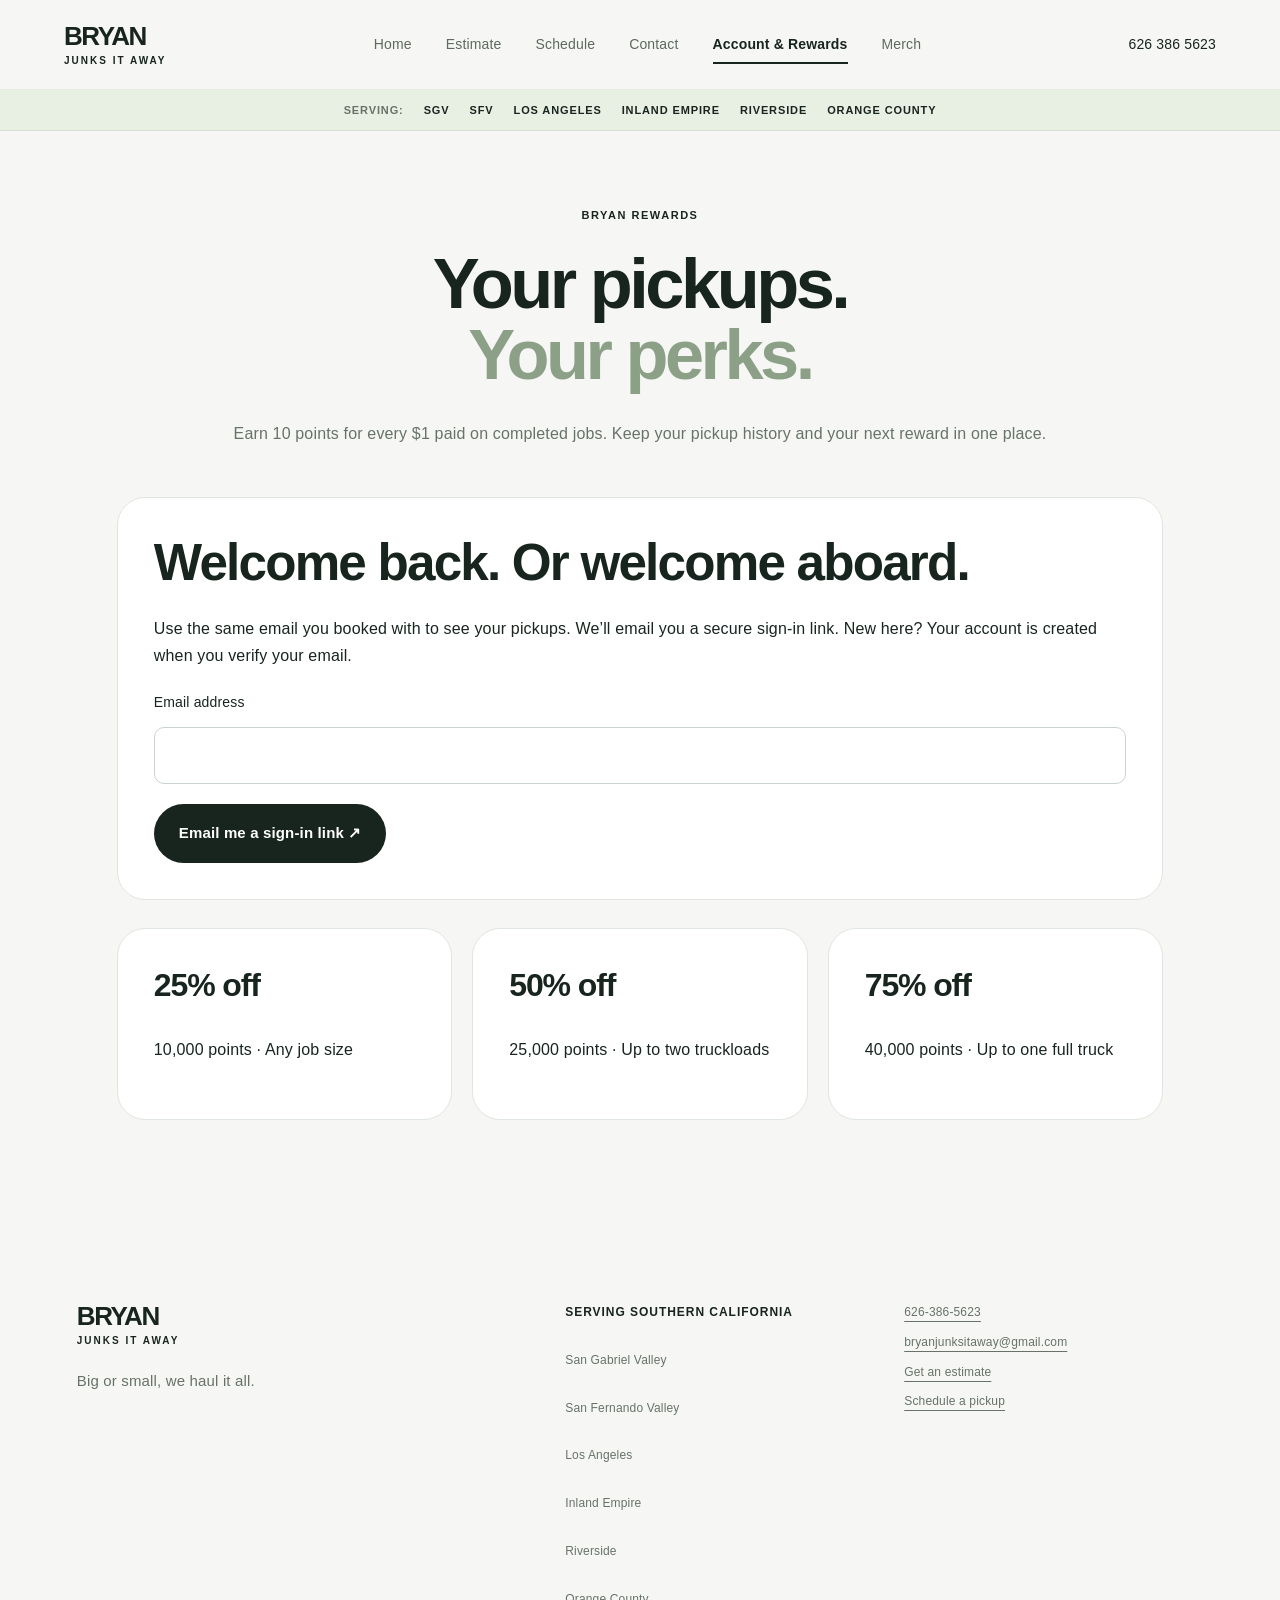
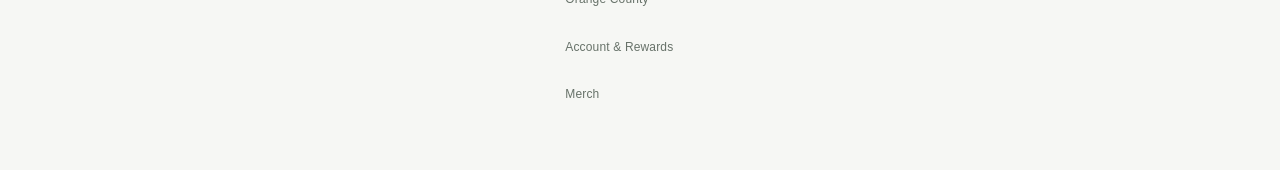
<file: account.html>
<!doctype html><html lang="en"><head><meta charset="utf-8"><meta name="viewport" content="width=device-width,initial-scale=1"><meta name="description" content="View your pickup history and Bryan Rewards points."><title>My account | Bryan Junks It Away</title><link rel="stylesheet" href="styles.css"><script src="script.js" defer></script></head><body><header><a class="wordmark" href="index.html">BRYAN<span>JUNKS IT AWAY</span></a><nav><a href="index.html">Home</a><a href="calculator.html">Estimate</a><a href="schedule.html">Schedule</a><a href="contact.html">Contact</a><a href="account.html" aria-current="page">Account &amp; Rewards</a><a href="merch.html">Merch</a></nav><a class="header-phone" href="tel:+16263865623">626 386 5623</a></header><div class="top-areas" aria-label="Service areas"><span>Serving:</span><a href="san-gabriel-valley.html">SGV</a><a href="san-fernando-valley.html">SFV</a><a href="los-angeles.html">Los Angeles</a><a href="inland-empire.html">Inland Empire</a><a href="riverside.html">Riverside</a><a href="orange-county.html">Orange County</a></div><main><section class="page-intro"><p class="eyebrow">BRYAN REWARDS</p><h1>Your pickups.<br><em>Your perks.</em></h1><p>Earn 10 points for every $1 paid on completed jobs. Keep your pickup history and your next reward in one place.</p></section>
<section class="section member-section"><p id="account-status" role="status" aria-live="polite"></p><div id="signin-panel" class="panel"><h2>Welcome back. Or welcome aboard.</h2><p>Use the same email you booked with to see your pickups. We’ll email you a secure sign-in link. New here? Your account is created when you verify your email.</p><form id="signin-form"><label for="member-email">Email address</label><input id="member-email" type="email" required autocomplete="email"><button class="button" type="submit">Email me a sign-in link ↗</button></form></div>
<div id="member-panel" hidden><div class="member-toolbar"><p id="member-identity"></p><button id="signout" class="reset" type="button">Sign out</button></div><div class="panel reward-balance"><p class="eyebrow">YOUR POINTS</p><h2 id="points-total">—</h2><p id="next-reward"></p><progress id="reward-progress" value="0" max="10000" aria-label="Progress toward next reward"></progress><p>10 points per $1 paid. Points appear after your completed payment is recorded.</p></div><h2>Your rewards</h2><div class="reward-grid" id="reward-cards"></div><p>Request a reward before your next pickup. We’ll confirm job eligibility before deducting points. Special handling and unusually difficult jobs require review. Rewards cannot be combined.</p><h2>Reward requests</h2><div id="reward-requests"></div><h2>Your pickups</h2><div id="pickup-history"></div><h2>Points activity</h2><div id="points-activity"></div></div>
<div class="reward-grid reward-explainer"><article class="panel"><h3>25% off</h3><p>10,000 points · Any job size</p></article><article class="panel"><h3>50% off</h3><p>25,000 points · Up to two truckloads</p></article><article class="panel"><h3>75% off</h3><p>40,000 points · Up to one full truck</p></article></div></section></main><script src="account.js" defer></script><footer><div><a class="wordmark" href="index.html">BRYAN<span>JUNKS IT AWAY</span></a><p>Big or small, we haul it all.</p></div><div><strong>Serving Southern California</strong><nav class="footer-areas" aria-label="Service areas"><a href="san-gabriel-valley.html">San Gabriel Valley</a><a href="san-fernando-valley.html">San Fernando Valley</a><a href="los-angeles.html">Los Angeles</a><a href="inland-empire.html">Inland Empire</a><a href="riverside.html">Riverside</a><a href="orange-county.html">Orange County</a><a href="account.html">Account &amp; Rewards</a><a href="merch.html">Merch</a></nav></div><div><a href="tel:+16263865623">626-386-5623</a><a href="mailto:bryanjunksitaway@gmail.com">bryanjunksitaway@gmail.com</a><a href="calculator.html">Get an estimate</a><a href="schedule.html">Schedule a pickup</a></div></footer></body></html>
</file>
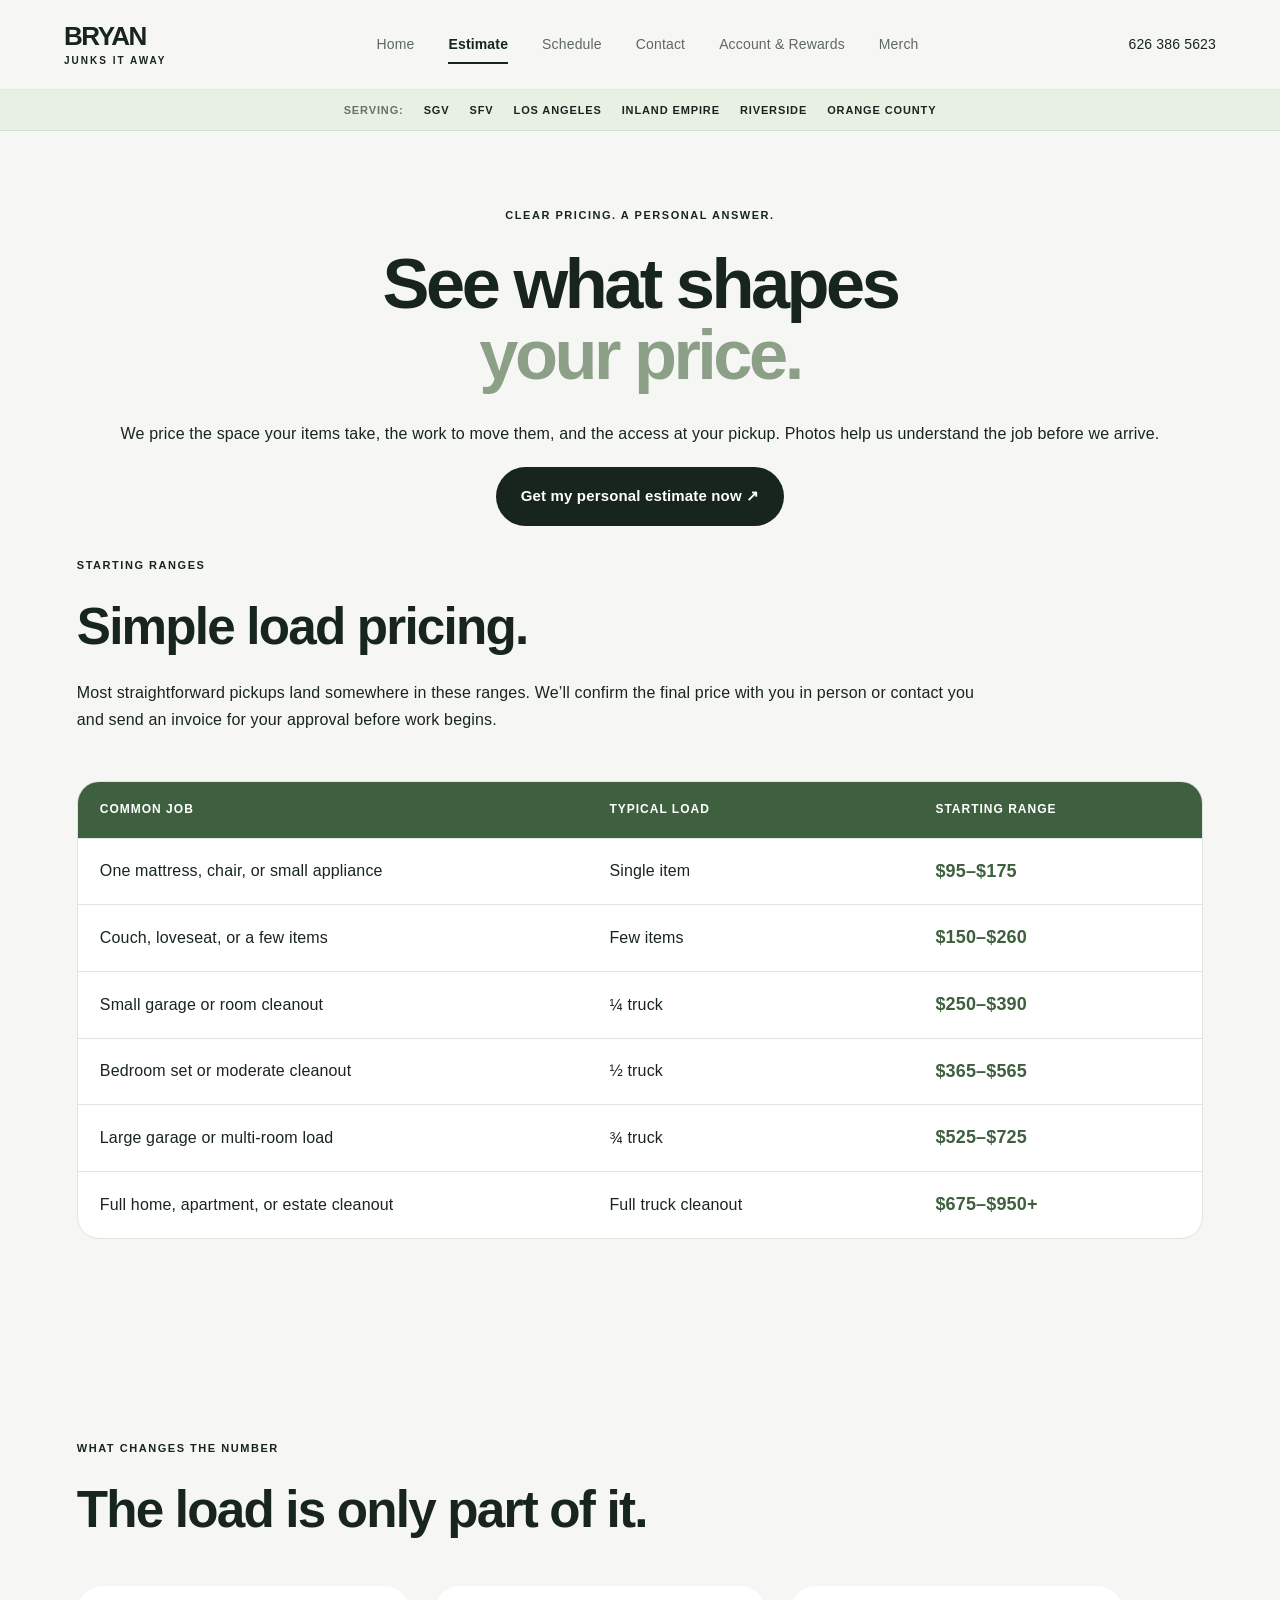
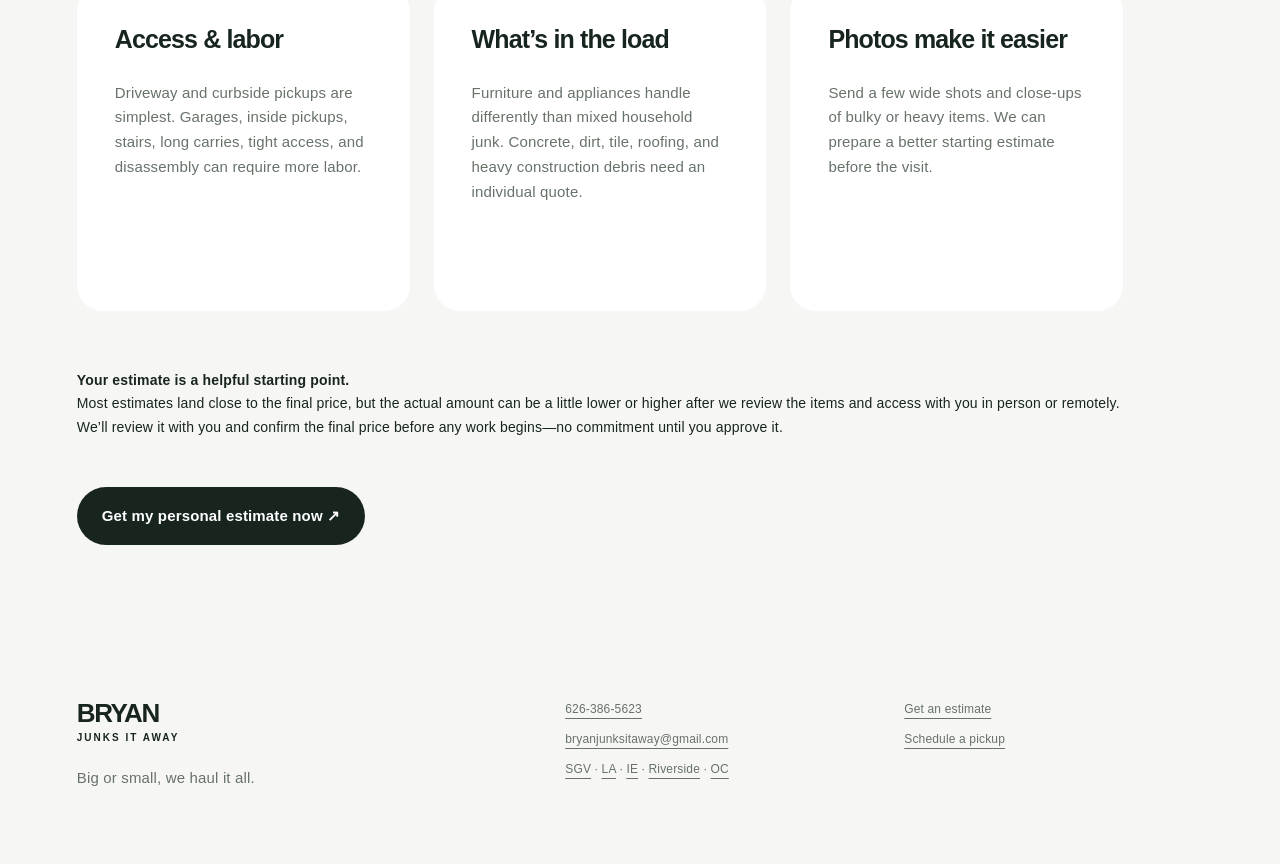
<file: calculator.html>
<!doctype html><html lang="en"><head><meta charset="utf-8"><meta name="viewport" content="width=device-width,initial-scale=1"><title>Pricing & estimate | Bryan Junks It Away</title><link rel="stylesheet" href="styles.css"><script src="script.js" defer></script></head><body><header><a class="wordmark" href="index.html">BRYAN<span>JUNKS IT AWAY</span></a><nav><a href="index.html">Home</a><a href="calculator.html" aria-current="page">Estimate</a><a href="schedule.html">Schedule</a><a href="contact.html">Contact</a><a href="account.html">Account &amp; Rewards</a><a href="merch.html">Merch</a></nav><a class="header-phone" href="tel:+16263865623">626 386 5623</a></header><div class="top-areas" aria-label="Service areas"><span>Serving:</span><a href="san-gabriel-valley.html">SGV</a><a href="san-fernando-valley.html">SFV</a><a href="los-angeles.html">Los Angeles</a><a href="inland-empire.html">Inland Empire</a><a href="riverside.html">Riverside</a><a href="orange-county.html">Orange County</a></div><main><section class="page-intro"><p class="eyebrow">CLEAR PRICING. A PERSONAL ANSWER.</p><h1>See what shapes<br><em>your price.</em></h1><p>We price the space your items take, the work to move them, and the access at your pickup. Photos help us understand the job before we arrive.</p><a class="button" href="estimate-survey.html">Get my personal estimate now ↗</a></section><section class="pricing-guide section"><div class="section-heading"><p class="eyebrow">STARTING RANGES</p><h2>Simple load pricing.</h2><p>Most straightforward pickups land somewhere in these ranges. We’ll confirm the final price with you in person or contact you and send an invoice for your approval before work begins.</p></div><div class="pricing-table"><div class="pricing-row pricing-head"><b>Common job</b><b>Typical load</b><b>Starting range</b></div><div class="pricing-row"><span>One mattress, chair, or small appliance</span><span>Single item</span><strong>$95–$175</strong></div><div class="pricing-row"><span>Couch, loveseat, or a few items</span><span>Few items</span><strong>$150–$260</strong></div><div class="pricing-row"><span>Small garage or room cleanout</span><span>¼ truck</span><strong>$250–$390</strong></div><div class="pricing-row"><span>Bedroom set or moderate cleanout</span><span>½ truck</span><strong>$365–$565</strong></div><div class="pricing-row"><span>Large garage or multi-room load</span><span>¾ truck</span><strong>$525–$725</strong></div><div class="pricing-row"><span>Full home, apartment, or estate cleanout</span><span>Full truck cleanout</span><strong>$675–$950+</strong></div></div></section><section class="section pricing-factors"><div class="section-heading"><p class="eyebrow">WHAT CHANGES THE NUMBER</p><h2>The load is only part of it.</h2></div><div class="service-grid"><article><h3>Access & labor</h3><p>Driveway and curbside pickups are simplest. Garages, inside pickups, stairs, long carries, tight access, and disassembly can require more labor.</p></article><article><h3>What’s in the load</h3><p>Furniture and appliances handle differently than mixed household junk. Concrete, dirt, tile, roofing, and heavy construction debris need an individual quote.</p></article><article><h3>Photos make it easier</h3><p>Send a few wide shots and close-ups of bulky or heavy items. We can prepare a better starting estimate before the visit.</p></article></div><p class="estimate-disclaimer"><strong>Your estimate is a helpful starting point.</strong> Most estimates land close to the final price, but the actual amount can be a little lower or higher after we review the items and access with you in person or remotely. We’ll review it with you and confirm the final price before any work begins—no commitment until you approve it.</p><a class="button" href="estimate-survey.html">Get my personal estimate now ↗</a></section></main><footer><div><a class="wordmark" href="index.html">BRYAN<span>JUNKS IT AWAY</span></a><p>Big or small, we haul it all.</p></div><div><a href="tel:+16263865623">626-386-5623</a><a href="mailto:bryanjunksitaway@gmail.com">bryanjunksitaway@gmail.com</a><span>Serving SGV · LA · IE · Riverside · OC.</span></div><div><a href="calculator.html">Get an estimate</a><a href="schedule.html">Schedule a pickup</a></div></footer></body></html>
</file>
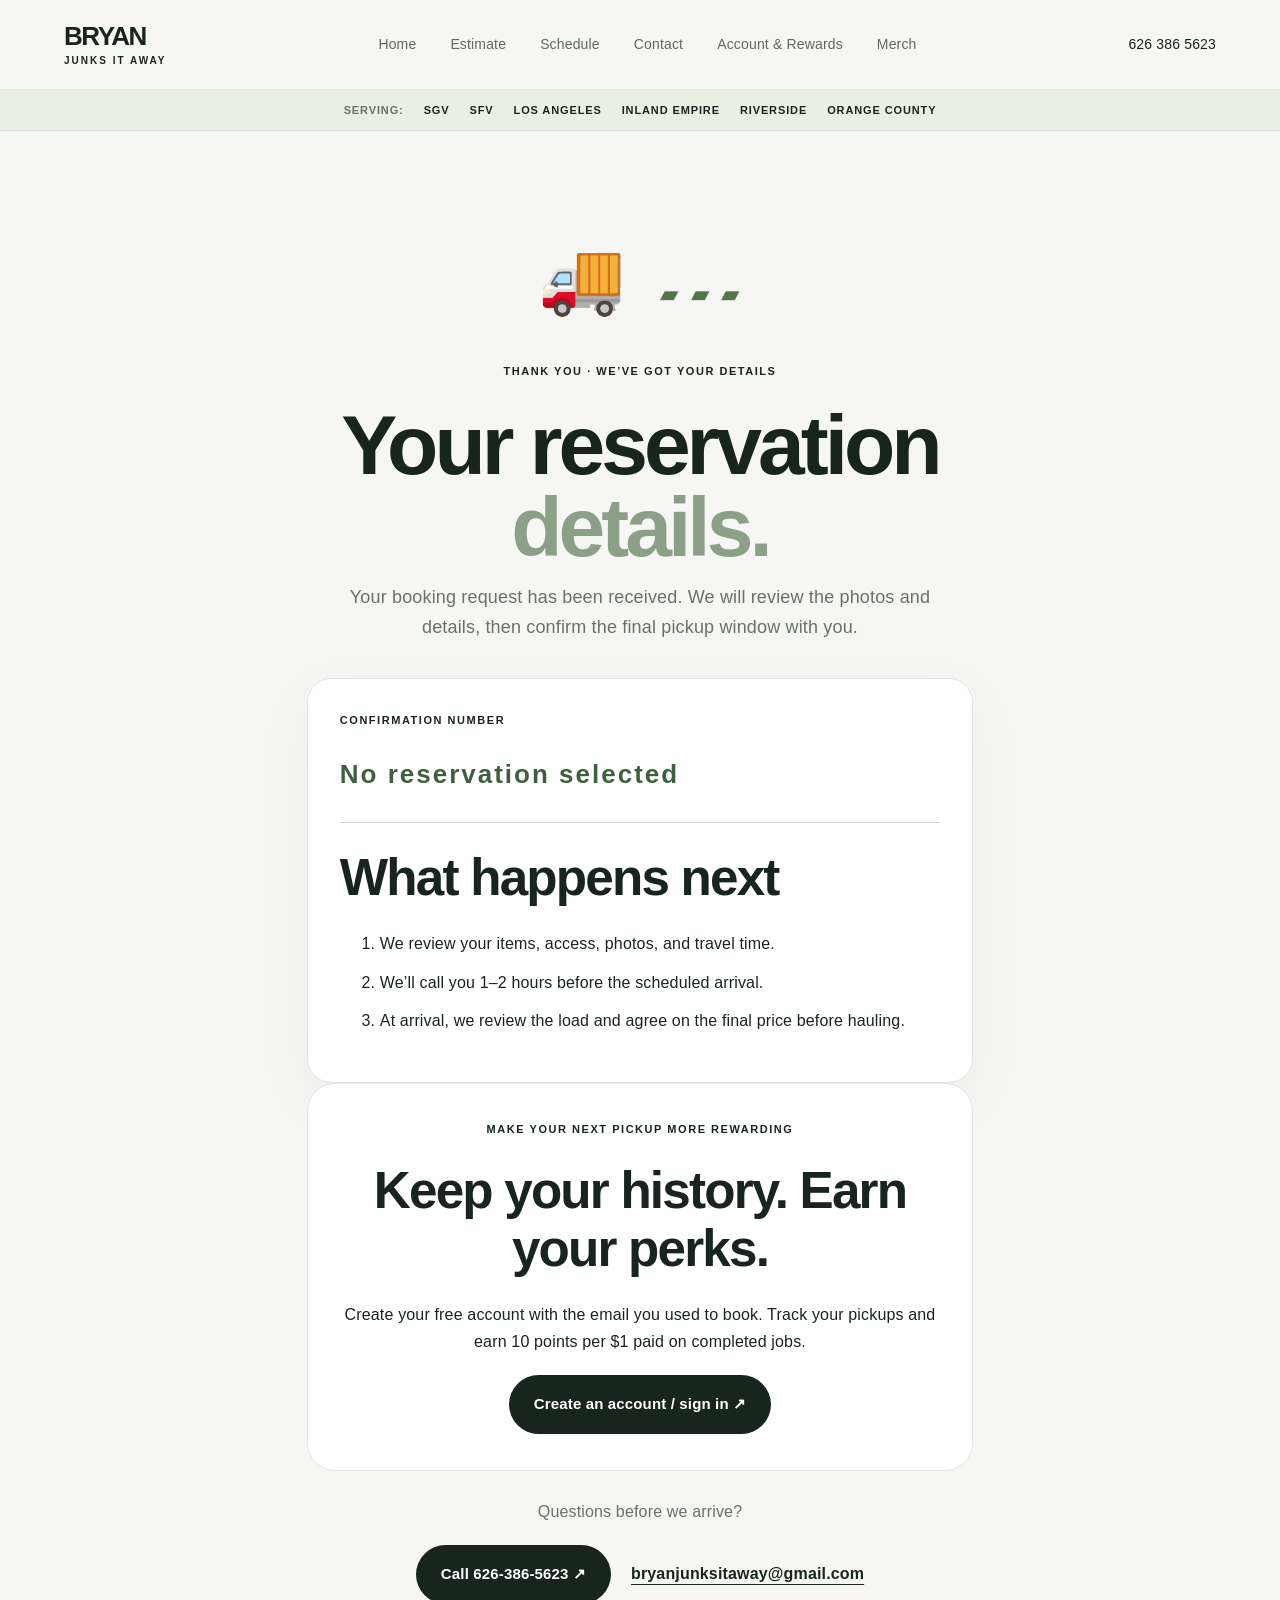
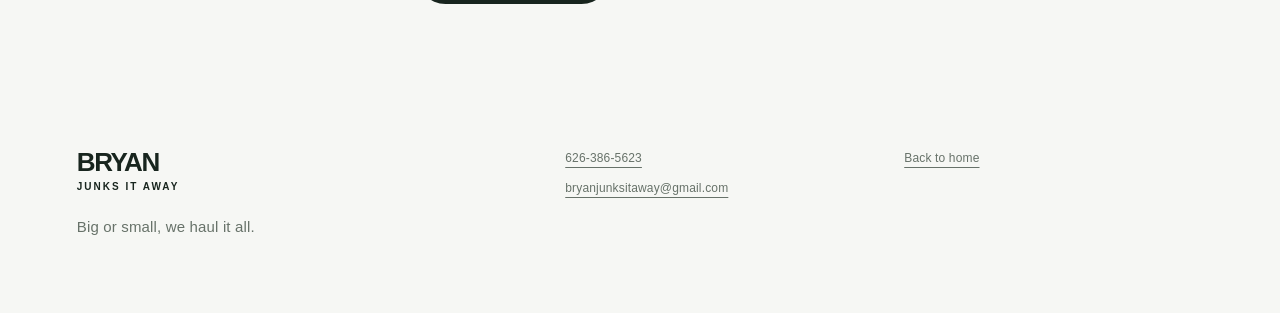
<file: confirmation.html>
<!doctype html><html lang="en"><head><meta charset="utf-8"><meta name="viewport" content="width=device-width,initial-scale=1"><title>Booking details received | Bryan Junks It Away</title><link rel="stylesheet" href="styles.css"><script src="script.js" defer></script></head><body><header><a class="wordmark" href="index.html">BRYAN<span>JUNKS IT AWAY</span></a><nav><a href="index.html">Home</a><a href="calculator.html">Estimate</a><a href="schedule.html">Schedule</a><a href="contact.html">Contact</a><a href="account.html">Account &amp; Rewards</a><a href="merch.html">Merch</a></nav><a class="header-phone" href="tel:+16263865623">626 386 5623</a></header><div class="top-areas" aria-label="Service areas"><span>Serving:</span><a href="san-gabriel-valley.html">SGV</a><a href="san-fernando-valley.html">SFV</a><a href="los-angeles.html">Los Angeles</a><a href="inland-empire.html">Inland Empire</a><a href="riverside.html">Riverside</a><a href="orange-county.html">Orange County</a></div><main><section class="confirmation"><div class="truck-animation" aria-hidden="true">🚚 <span>▰ ▰ ▰</span></div><p class="eyebrow">THANK YOU · WE’VE GOT YOUR DETAILS</p><h1>Your reservation<br><em>details.</em></h1><p class="confirmation-lede">Your booking request has been received. We will review the photos and details, then confirm the final pickup window with you.</p><div class="confirmation-card"><p class="eyebrow">CONFIRMATION NUMBER</p><strong id="confirmation-number">No reservation selected</strong><div id="saved-booking"></div><div class="rule"></div><h2>What happens next</h2><ol><li>We review your items, access, photos, and travel time.</li><li>We’ll call you 1–2 hours before the scheduled arrival.</li><li>At arrival, we review the load and agree on the final price before hauling.</li></ol></div><div class="panel"><p class="eyebrow">MAKE YOUR NEXT PICKUP MORE REWARDING</p><h2>Keep your history. Earn your perks.</h2><p>Create your free account with the email you used to book. Track your pickups and earn 10 points per $1 paid on completed jobs.</p><a class="button" href="account.html">Create an account / sign in ↗</a></div><div class="confirmation-contact"><p>Questions before we arrive?</p><a class="button" href="tel:+16263865623">Call 626-386-5623 ↗</a><a class="text-link" href="mailto:bryanjunksitaway@gmail.com">bryanjunksitaway@gmail.com</a></div></section></main><footer><div><a class="wordmark" href="index.html">BRYAN<span>JUNKS IT AWAY</span></a><p>Big or small, we haul it all.</p></div><div><a href="tel:+16263865623">626-386-5623</a><a href="mailto:bryanjunksitaway@gmail.com">bryanjunksitaway@gmail.com</a></div><div><a href="index.html">Back to home</a></div></footer><script>const n=new URLSearchParams(location.search).get('confirmation')||'No reservation selected';document.querySelector('#confirmation-number').textContent=n;try{const b=JSON.parse(sessionStorage.getItem('confirmedBooking'));if(b&&b.confirmation_number===n){const box=document.querySelector('#saved-booking');for(const [key,label] of Object.entries({contact_name:'Name',pickup_date:'Date',pickup_time:'Arrival time (Pacific)',address:'Address',city:'City',email:'Email',phone:'Phone',items:'Items',payment_preference:'Payment preference',notes:'Pickup details',photo_names:'Photos'})){const p=document.createElement('p');p.textContent=label+': '+(b[key]||'');box.append(p)}}}catch{} </script></body></html>
</file>
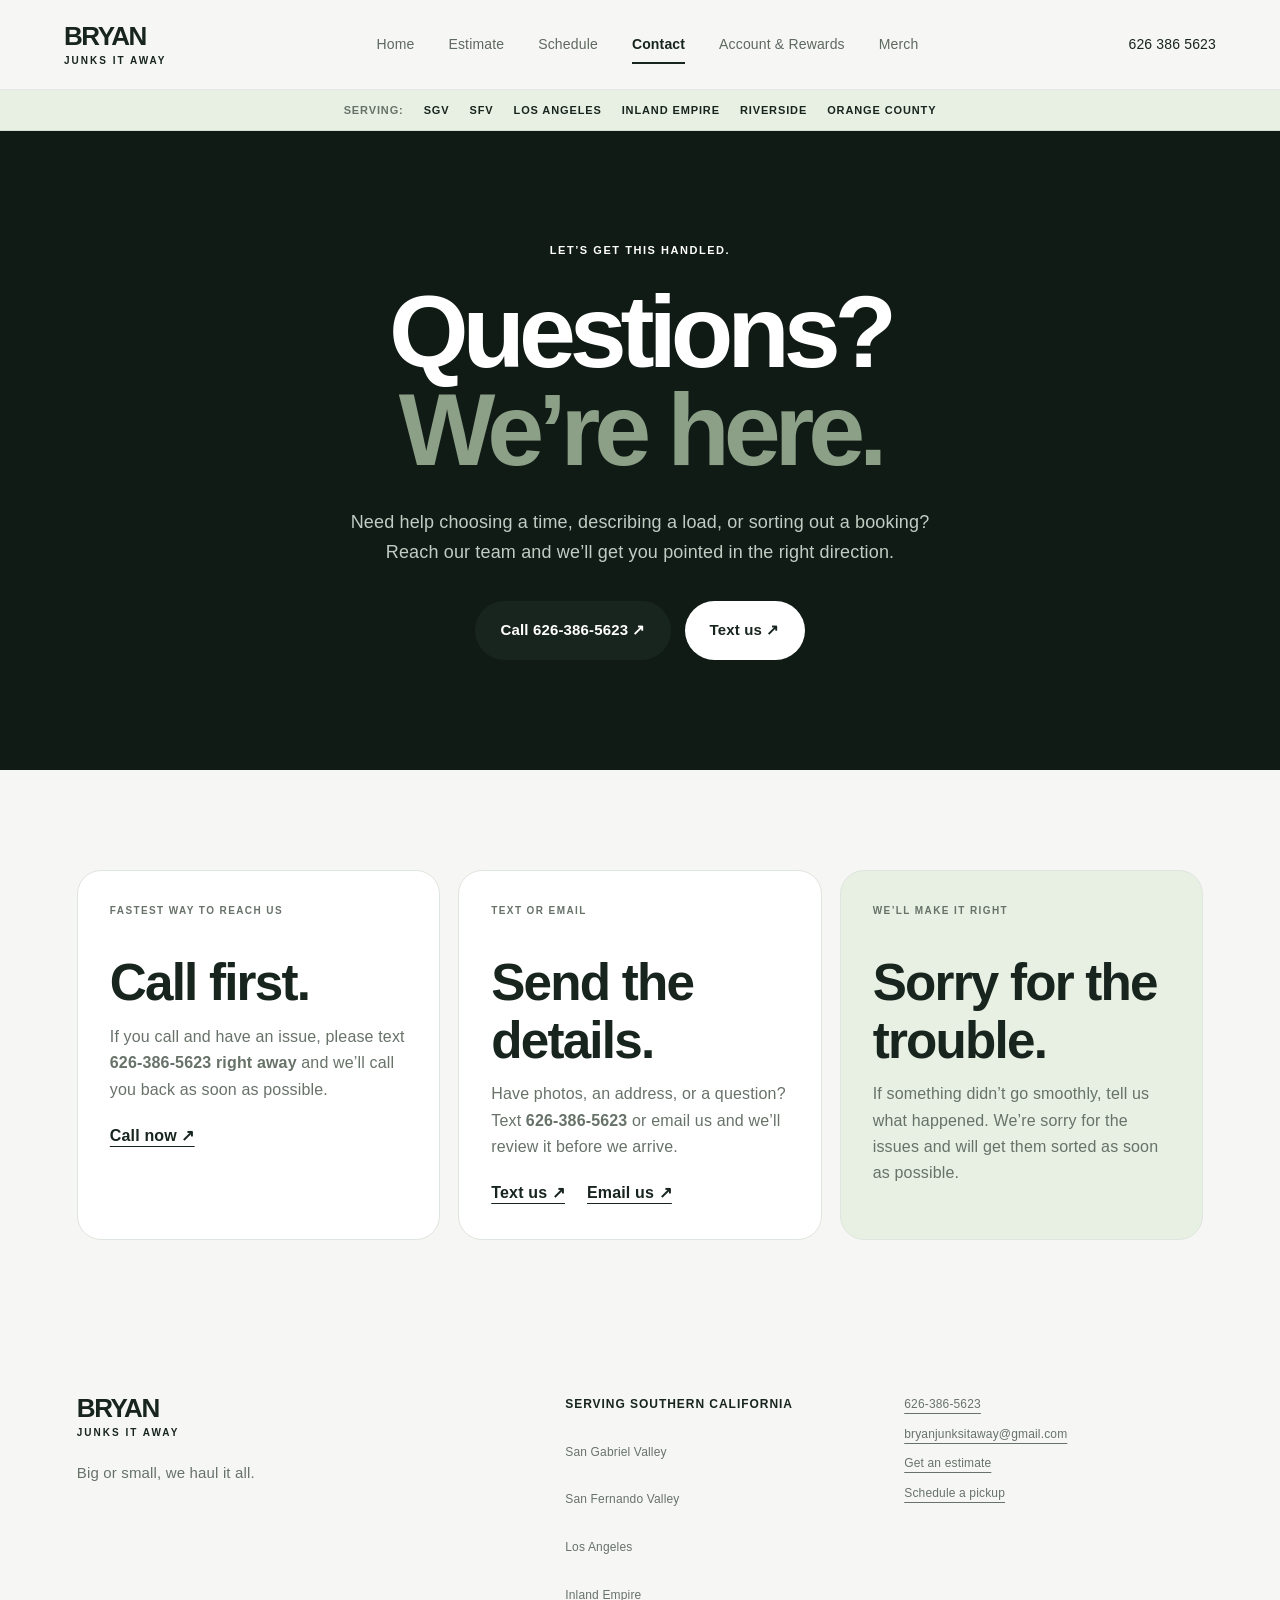
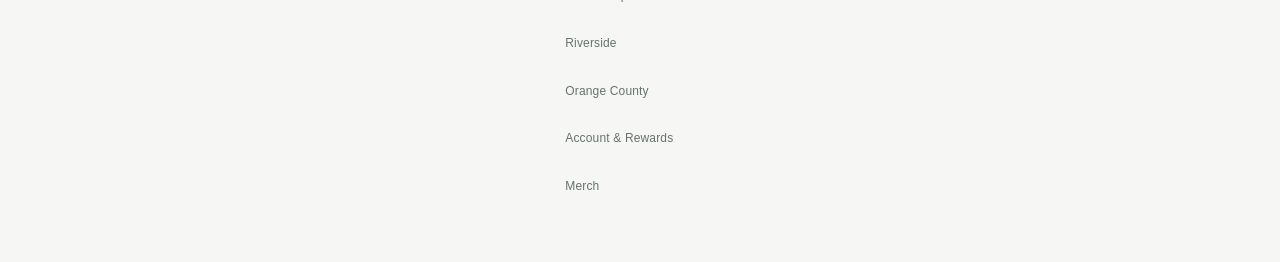
<file: contact.html>
<!doctype html><html lang="en"><head><meta charset="utf-8"><meta name="viewport" content="width=device-width,initial-scale=1"><meta name="description" content="Contact us Junks It Away for junk removal questions and pickup help."><title>Contact us | Bryan Junks It Away</title><link rel="stylesheet" href="styles.css"><script src="script.js" defer></script></head><body><header><a class="wordmark" href="index.html">BRYAN<span>JUNKS IT AWAY</span></a><nav><a href="index.html">Home</a><a href="calculator.html">Estimate</a><a href="schedule.html">Schedule</a><a href="contact.html" aria-current="page">Contact</a><a href="account.html">Account &amp; Rewards</a><a href="merch.html">Merch</a></nav><a class="header-phone" href="tel:+16263865623">626 386 5623</a></header><div class="top-areas" aria-label="Service areas"><span>Serving:</span><a href="san-gabriel-valley.html">SGV</a><a href="san-fernando-valley.html">SFV</a><a href="los-angeles.html">Los Angeles</a><a href="inland-empire.html">Inland Empire</a><a href="riverside.html">Riverside</a><a href="orange-county.html">Orange County</a></div><main><section class="contact-hero"><p class="eyebrow">LET’S GET THIS HANDLED.</p><h1>Questions?<br><em>We’re here.</em></h1><p>Need help choosing a time, describing a load, or sorting out a booking? Reach our team and we’ll get you pointed in the right direction.</p><div class="contact-actions"><a class="button" href="tel:+16263865623">Call 626-386-5623 ↗</a><a class="button secondary-button" href="sms:+16263865623">Text us ↗</a></div></section><section class="section contact-grid"><article class="contact-card"><span class="index">FASTEST WAY TO REACH US</span><h2>Call first.</h2><p>If you call and have an issue, please text <strong>626-386-5623 right away</strong> and we’ll call you back as soon as possible.</p><a class="text-link" href="tel:+16263865623">Call now ↗</a></article><article class="contact-card"><span class="index">TEXT OR EMAIL</span><h2>Send the details.</h2><p>Have photos, an address, or a question? Text <strong>626-386-5623</strong> or email us and we’ll review it before we arrive.</p><div class="contact-links"><a class="text-link" href="sms:+16263865623">Text us ↗</a><a class="text-link" href="mailto:bryanjunksitaway@gmail.com">Email us ↗</a></div></article><article class="contact-card contact-note"><span class="index">WE’LL MAKE IT RIGHT</span><h2>Sorry for the trouble.</h2><p>If something didn’t go smoothly, tell us what happened. We’re sorry for the issues and will get them sorted as soon as possible.</p></article></section></main><footer><div><a class="wordmark" href="index.html">BRYAN<span>JUNKS IT AWAY</span></a><p>Big or small, we haul it all.</p></div><div><strong>Serving Southern California</strong><nav class="footer-areas" aria-label="Service areas"><a href="san-gabriel-valley.html">San Gabriel Valley</a><a href="san-fernando-valley.html">San Fernando Valley</a><a href="los-angeles.html">Los Angeles</a><a href="inland-empire.html">Inland Empire</a><a href="riverside.html">Riverside</a><a href="orange-county.html">Orange County</a><a href="account.html">Account &amp; Rewards</a><a href="merch.html">Merch</a></nav></div><div><a href="tel:+16263865623">626-386-5623</a><a href="mailto:bryanjunksitaway@gmail.com">bryanjunksitaway@gmail.com</a><a href="calculator.html">Get an estimate</a><a href="schedule.html">Schedule a pickup</a></div></footer></body></html>
</file>
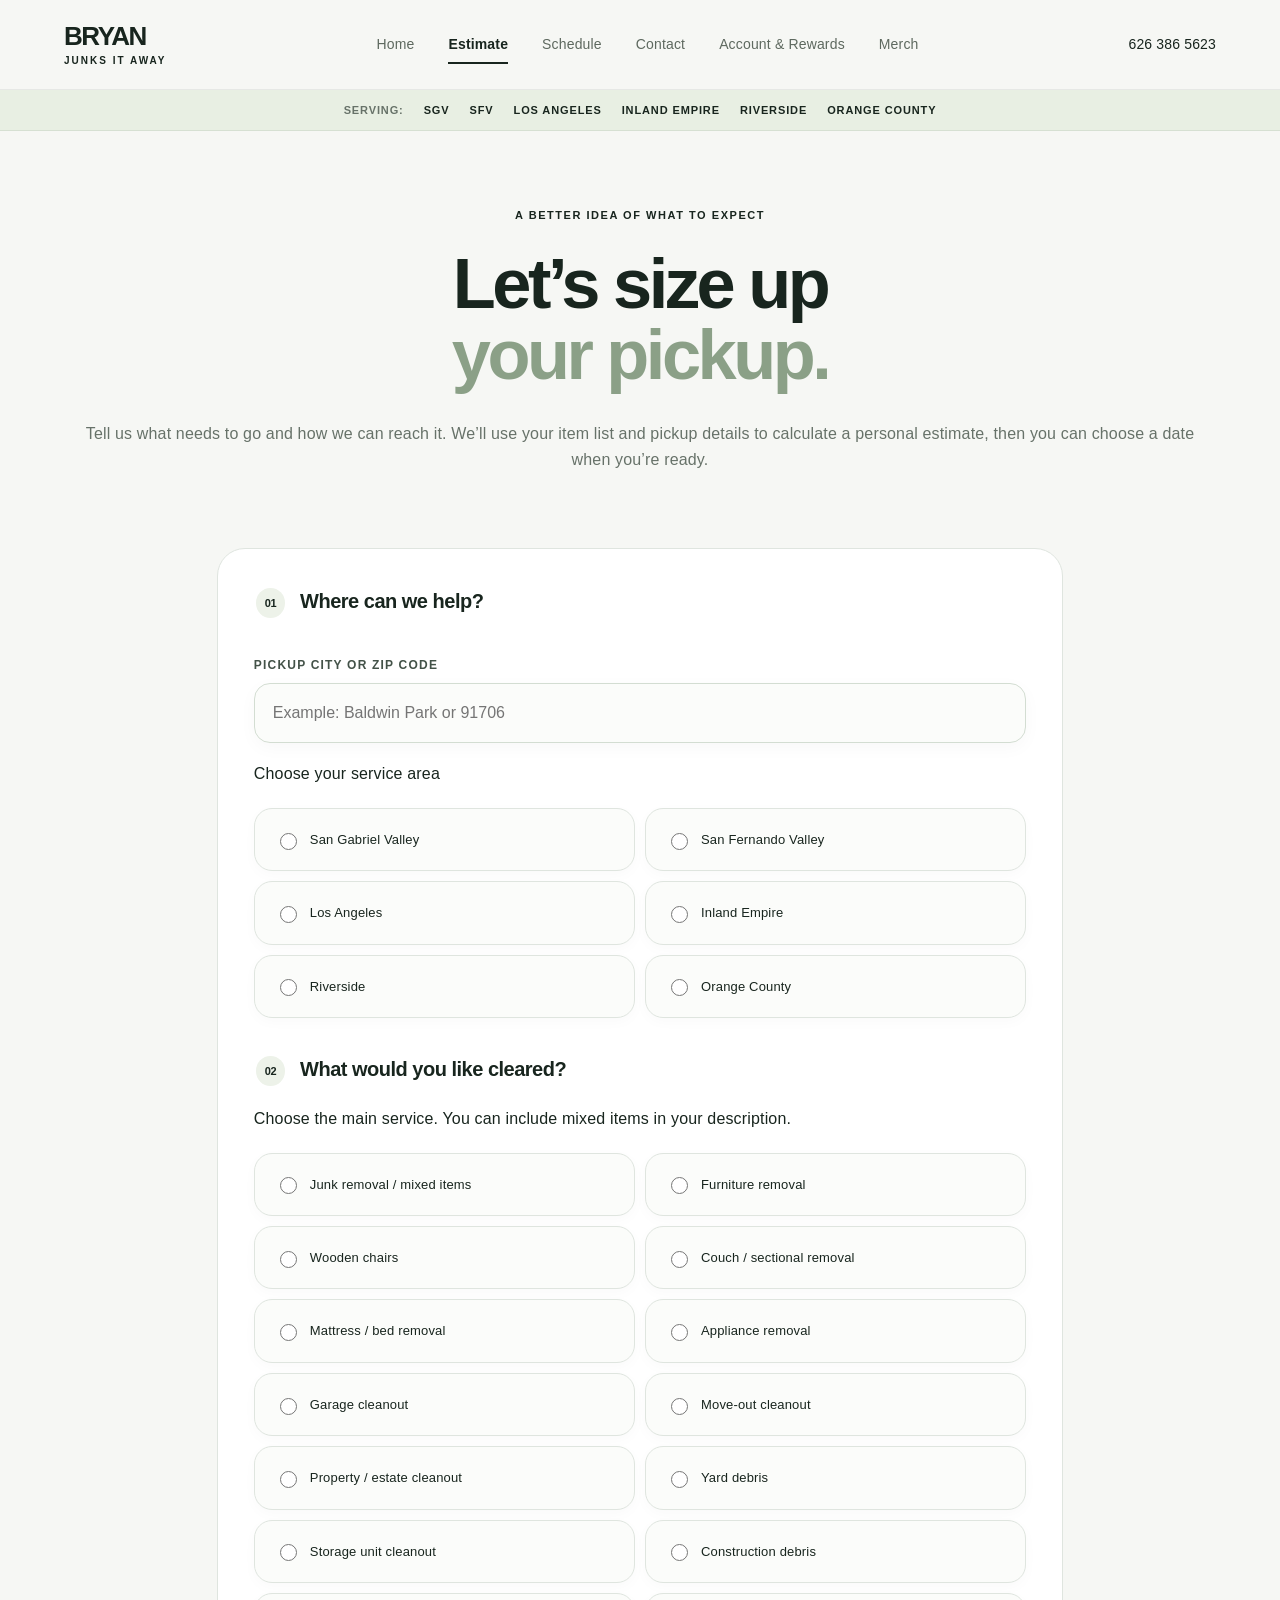
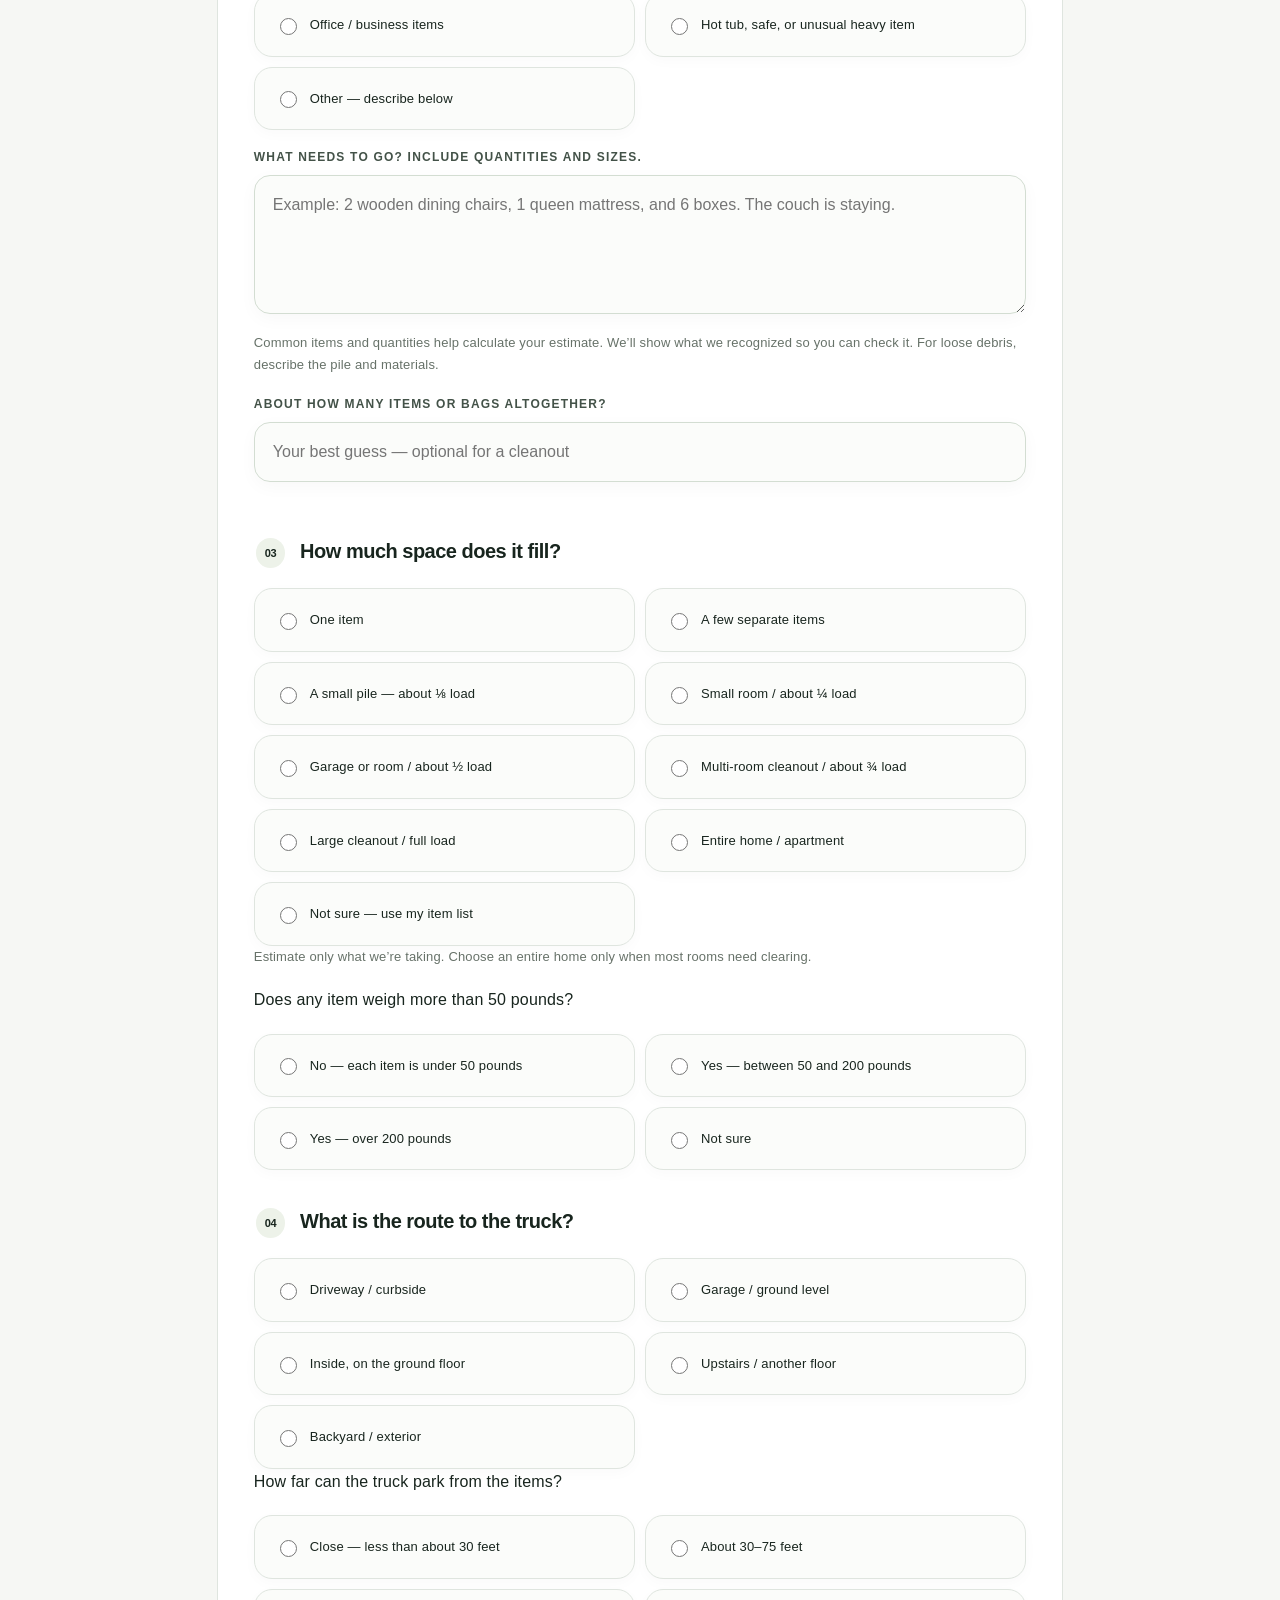
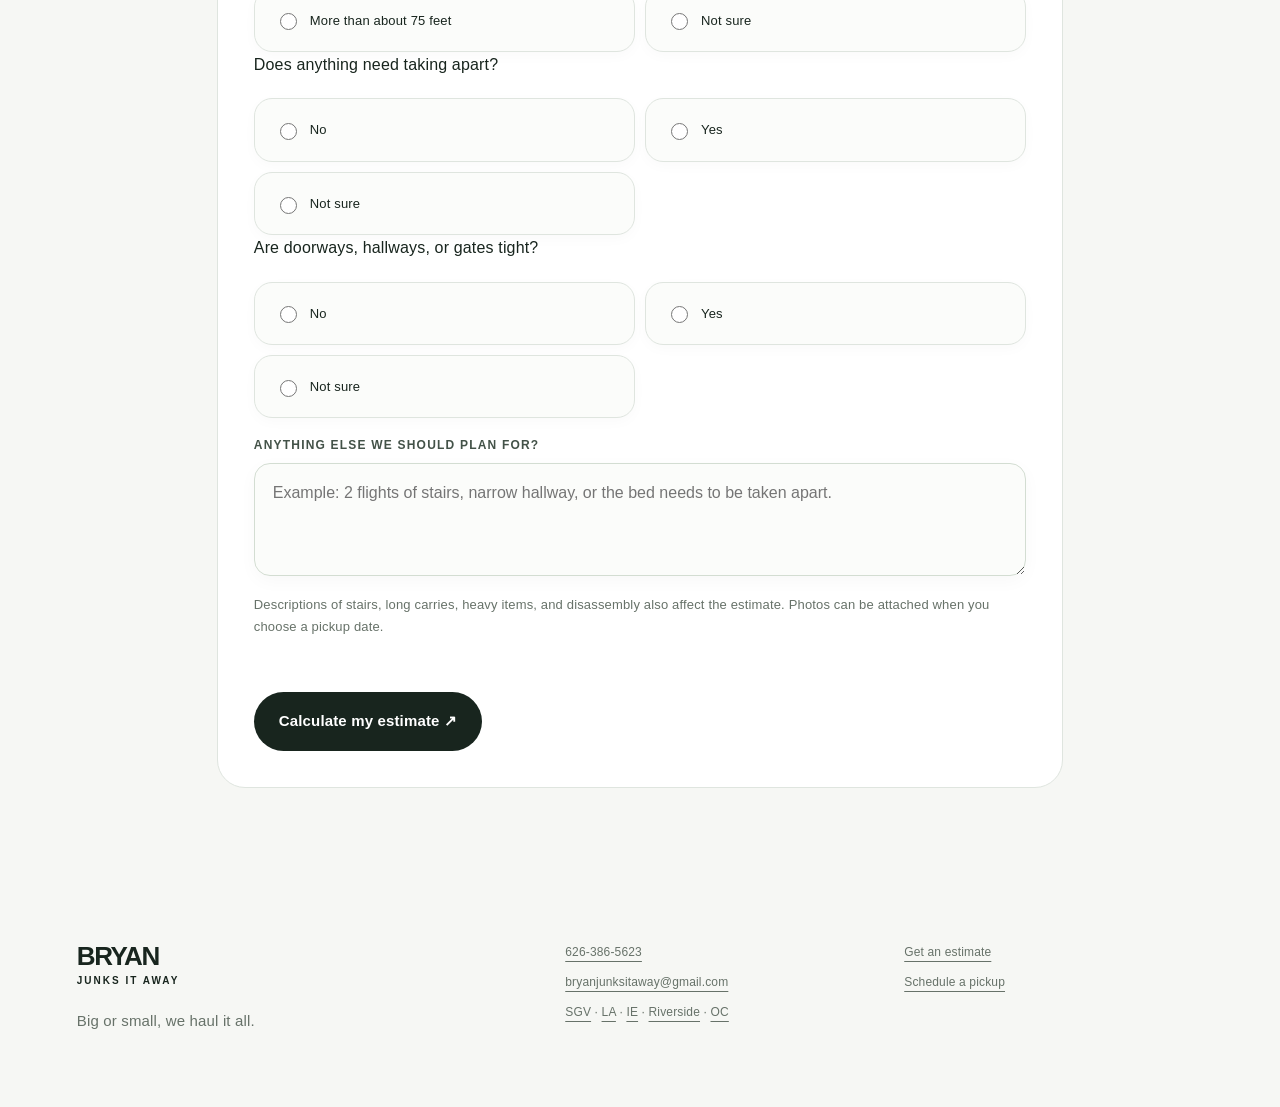
<file: estimate-survey.html>
<!doctype html><html lang="en"><head><meta charset="utf-8"><meta name="viewport" content="width=device-width,initial-scale=1"><title>Get your estimate | Bryan Junks It Away</title><link rel="stylesheet" href="styles.css"><script src="pricing.js" defer></script><script src="script.js" defer></script></head><body><header><a class="wordmark" href="index.html">BRYAN<span>JUNKS IT AWAY</span></a><nav><a href="index.html">Home</a><a href="calculator.html" aria-current="page">Estimate</a><a href="schedule.html">Schedule</a><a href="contact.html">Contact</a><a href="account.html">Account &amp; Rewards</a><a href="merch.html">Merch</a></nav><a class="header-phone" href="tel:+16263865623">626 386 5623</a></header><div class="top-areas" aria-label="Service areas"><span>Serving:</span><a href="san-gabriel-valley.html">SGV</a><a href="san-fernando-valley.html">SFV</a><a href="los-angeles.html">Los Angeles</a><a href="inland-empire.html">Inland Empire</a><a href="riverside.html">Riverside</a><a href="orange-county.html">Orange County</a></div><main id="main"><section class="page-intro"><p class="eyebrow">A BETTER IDEA OF WHAT TO EXPECT</p><h1>Let’s size up<br><em>your pickup.</em></h1><p>Tell us what needs to go and how we can reach it. We’ll use your item list and pickup details to calculate a personal estimate, then you can choose a date when you’re ready.</p></section><section class="tool-layout section questions-only"><form id="calculator" class="panel questionnaire"><fieldset><legend><span>01</span> Where can we help?</legend><label for="city">Pickup city or ZIP code</label><input id="city" name="city" required placeholder="Example: Baldwin Park or 91706"><p>Choose your service area</p><div class="choice-grid"><label class="choice"><input type="radio" name="area" value="San Gabriel Valley" required><span>San Gabriel Valley</span></label><label class="choice"><input type="radio" name="area" value="San Fernando Valley" required><span>San Fernando Valley</span></label><label class="choice"><input type="radio" name="area" value="Los Angeles" required><span>Los Angeles</span></label><label class="choice"><input type="radio" name="area" value="Inland Empire" required><span>Inland Empire</span></label><label class="choice"><input type="radio" name="area" value="Riverside" required><span>Riverside</span></label><label class="choice"><input type="radio" name="area" value="Orange County" required><span>Orange County</span></label></div></fieldset><fieldset><legend><span>02</span> What would you like cleared?</legend><p>Choose the main service. You can include mixed items in your description.</p><div class="choice-grid"><label class="choice"><input type="radio" name="itemType" value="household" required><span>Junk removal / mixed items</span></label><label class="choice"><input type="radio" name="itemType" value="furniture" required><span>Furniture removal</span></label><label class="choice"><input type="radio" name="itemType" value="chairs" required><span>Wooden chairs</span></label><label class="choice"><input type="radio" name="itemType" value="couch" required><span>Couch / sectional removal</span></label><label class="choice"><input type="radio" name="itemType" value="mattress" required><span>Mattress / bed removal</span></label><label class="choice"><input type="radio" name="itemType" value="appliances" required><span>Appliance removal</span></label><label class="choice"><input type="radio" name="itemType" value="garage" required><span>Garage cleanout</span></label><label class="choice"><input type="radio" name="itemType" value="moveout" required><span>Move-out cleanout</span></label><label class="choice"><input type="radio" name="itemType" value="property" required><span>Property / estate cleanout</span></label><label class="choice"><input type="radio" name="itemType" value="yard" required><span>Yard debris</span></label><label class="choice"><input type="radio" name="itemType" value="storage" required><span>Storage unit cleanout</span></label><label class="choice"><input type="radio" name="itemType" value="construction" required><span>Construction debris</span></label><label class="choice"><input type="radio" name="itemType" value="office" required><span>Office / business items</span></label><label class="choice"><input type="radio" name="itemType" value="special" required><span>Hot tub, safe, or unusual heavy item</span></label><label class="choice"><input type="radio" name="itemType" value="other" required><span>Other — describe below</span></label></div><label for="description">What needs to go? Include quantities and sizes.</label><textarea id="description" name="description" rows="4" maxlength="2500" required placeholder="Example: 2 wooden dining chairs, 1 queen mattress, and 6 boxes. The couch is staying."></textarea><p class="hint">Common items and quantities help calculate your estimate. We’ll show what we recognized so you can check it. For loose debris, describe the pile and materials.</p><label for="item-count">About how many items or bags altogether?</label><input id="item-count" name="quantity" type="number" min="1" max="1000" placeholder="Your best guess — optional for a cleanout"><div id="material-wrap" hidden><p>What kind of debris?</p><div class="choice-grid"><label class="choice"><input type="radio" name="material" value="ordinary" required><span>Bagged yard waste / ordinary household material</span></label><label class="choice"><input type="radio" name="material" value="light-debris" required><span>Wood, drywall, or other light renovation debris</span></label><label class="choice"><input type="radio" name="material" value="dense" required><span>Concrete, dirt, tile, bricks, roofing, or hazardous material</span></label><label class="choice"><input type="radio" name="material" value="unknown" required><span>Not sure — described above</span></label></div></div></fieldset><fieldset><legend><span>03</span> How much space does it fill?</legend><div class="choice-grid"><label class="choice"><input type="radio" name="load" value="single" required><span>One item</span></label><label class="choice"><input type="radio" name="load" value="few" required><span>A few separate items</span></label><label class="choice"><input type="radio" name="load" value="eighth" required><span>A small pile — about ⅛ load</span></label><label class="choice"><input type="radio" name="load" value="quarter" required><span>Small room / about ¼ load</span></label><label class="choice"><input type="radio" name="load" value="half" required><span>Garage or room / about ½ load</span></label><label class="choice"><input type="radio" name="load" value="threequarters" required><span>Multi-room cleanout / about ¾ load</span></label><label class="choice"><input type="radio" name="load" value="full" required><span>Large cleanout / full load</span></label><label class="choice"><input type="radio" name="load" value="home" required><span>Entire home / apartment</span></label><label class="choice"><input type="radio" name="load" value="unknown" required><span>Not sure — use my item list</span></label></div><p class="hint">Estimate only what we’re taking. Choose an entire home only when most rooms need clearing.</p><div id="home-size" hidden><p>How many bedrooms are being cleared?</p><div class="choice-grid"><label class="choice"><input type="radio" name="bedrooms" value="1" required><span>Studio / 1 bedroom</span></label><label class="choice"><input type="radio" name="bedrooms" value="2" required><span>2 bedrooms</span></label><label class="choice"><input type="radio" name="bedrooms" value="3" required><span>3 bedrooms</span></label><label class="choice"><input type="radio" name="bedrooms" value="4" required><span>4 bedrooms</span></label><label class="choice"><input type="radio" name="bedrooms" value="5" required><span>5 or more bedrooms</span></label></div></div><div id="fullness-wrap" hidden><p>How full is the space we’re clearing?</p><div class="choice-grid"><label class="choice"><input type="radio" name="fullness" value="light" required><span>Lightly filled — plenty of floor visible</span></label><label class="choice"><input type="radio" name="fullness" value="typical" required><span>Normally furnished / moderately filled</span></label><label class="choice"><input type="radio" name="fullness" value="packed" required><span>Densely filled or stacked</span></label></div></div><p>Does any item weigh more than 50 pounds?</p><div class="choice-grid"><label class="choice"><input type="radio" name="weight" value="light" required><span>No — each item is under 50 pounds</span></label><label class="choice"><input type="radio" name="weight" value="heavy" required><span>Yes — between 50 and 200 pounds</span></label><label class="choice"><input type="radio" name="weight" value="veryheavy" required><span>Yes — over 200 pounds</span></label><label class="choice"><input type="radio" name="weight" value="unknown" required><span>Not sure</span></label></div></fieldset><fieldset><legend><span>04</span> What is the route to the truck?</legend><div class="choice-grid"><label class="choice"><input type="radio" name="access" value="Driveway or curbside" required><span>Driveway / curbside</span></label><label class="choice"><input type="radio" name="access" value="Garage or ground level" required><span>Garage / ground level</span></label><label class="choice"><input type="radio" name="access" value="Inside the home" required><span>Inside, on the ground floor</span></label><label class="choice"><input type="radio" name="access" value="Upstairs" required><span>Upstairs / another floor</span></label><label class="choice"><input type="radio" name="access" value="Backyard" required><span>Backyard / exterior</span></label></div><div id="stairs-wrap" hidden><p>Can we use an elevator that fits the items?</p><div class="choice-grid"><label class="choice"><input type="radio" name="elevator" value="yes" required><span>Yes</span></label><label class="choice"><input type="radio" name="elevator" value="no" required><span>No — use stairs</span></label></div><label for="flights">Number of flights of stairs, if needed</label><input id="flights" name="flights" type="number" min="1" max="10" placeholder="Example: 2"></div><p>How far can the truck park from the items?</p><div class="choice-grid"><label class="choice"><input type="radio" name="carry" value="short" required><span>Close — less than about 30 feet</span></label><label class="choice"><input type="radio" name="carry" value="medium" required><span>About 30–75 feet</span></label><label class="choice"><input type="radio" name="carry" value="long" required><span>More than about 75 feet</span></label><label class="choice"><input type="radio" name="carry" value="unknown" required><span>Not sure</span></label></div><p>Does anything need taking apart?</p><div class="choice-grid"><label class="choice"><input type="radio" name="disassembly" value="no" required><span>No</span></label><label class="choice"><input type="radio" name="disassembly" value="yes" required><span>Yes</span></label><label class="choice"><input type="radio" name="disassembly" value="unknown" required><span>Not sure</span></label></div><p>Are doorways, hallways, or gates tight?</p><div class="choice-grid"><label class="choice"><input type="radio" name="tight" value="no" required><span>No</span></label><label class="choice"><input type="radio" name="tight" value="yes" required><span>Yes</span></label><label class="choice"><input type="radio" name="tight" value="unknown" required><span>Not sure</span></label></div><label for="notes">Anything else we should plan for?</label><textarea id="notes" name="notes" rows="3" maxlength="2000" placeholder="Example: 2 flights of stairs, narrow hallway, or the bed needs to be taken apart."></textarea><p class="hint">Descriptions of stairs, long carries, heavy items, and disassembly also affect the estimate. Photos can be attached when you choose a pickup date.</p></fieldset><button type="submit" class="button">Calculate my estimate ↗</button></form><section id="price-result" class="panel" hidden aria-live="polite" tabindex="-1"><p class="eyebrow">YOUR PERSONAL ESTIMATE</p><h2 id="price-value"></h2><p id="price-note"></p><div id="price-details"></div><p>This is an estimate, not a final invoice. Changes to the items or access may change the price. Nothing starts until you approve.</p><a class="button" id="reserve-estimate" href="schedule.html">Choose a pickup date ↗</a><button type="button" id="edit-estimate" class="reset">Edit my answers</button></section></section></main><footer><div><a class="wordmark" href="index.html">BRYAN<span>JUNKS IT AWAY</span></a><p>Big or small, we haul it all.</p></div><div><a href="tel:+16263865623">626-386-5623</a><a href="mailto:bryanjunksitaway@gmail.com">bryanjunksitaway@gmail.com</a><span>Serving SGV · LA · IE · Riverside · OC.</span></div><div><a href="calculator.html">Get an estimate</a><a href="schedule.html">Schedule a pickup</a></div></footer></body></html>
</file>
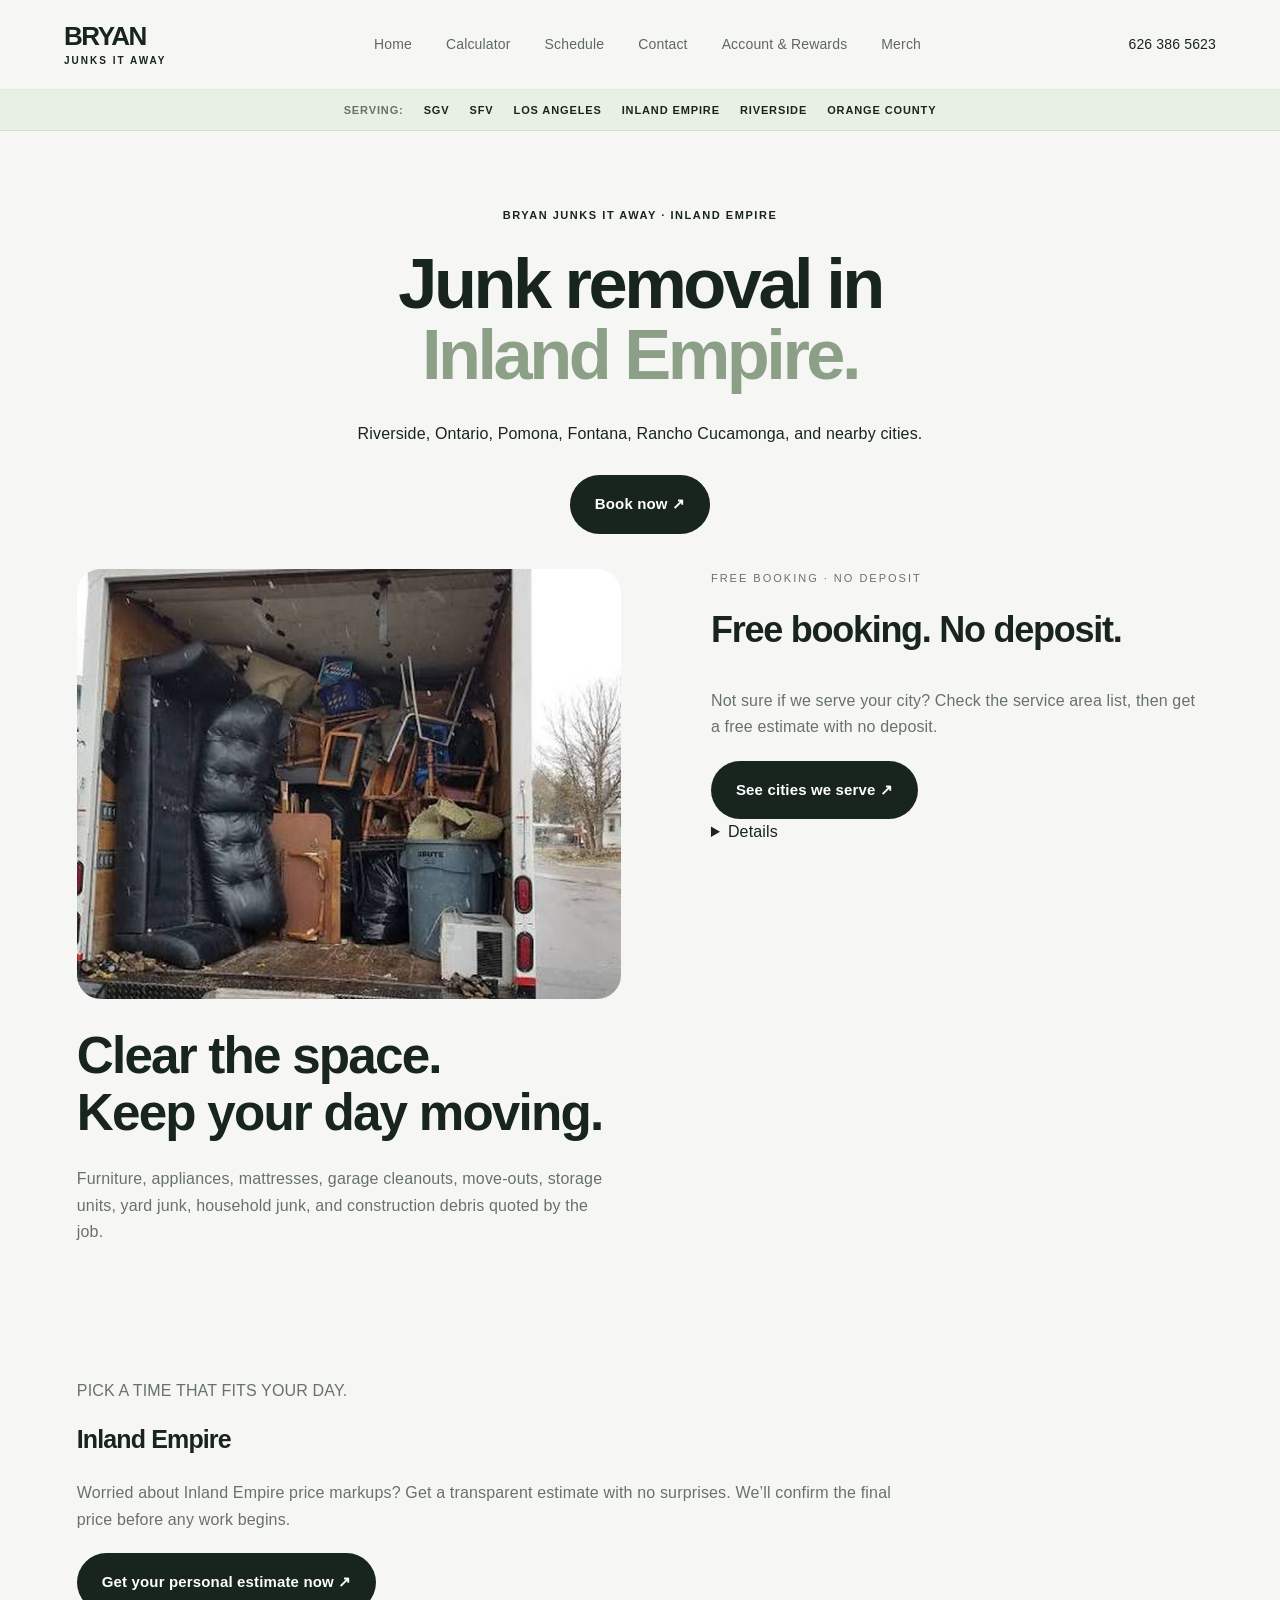
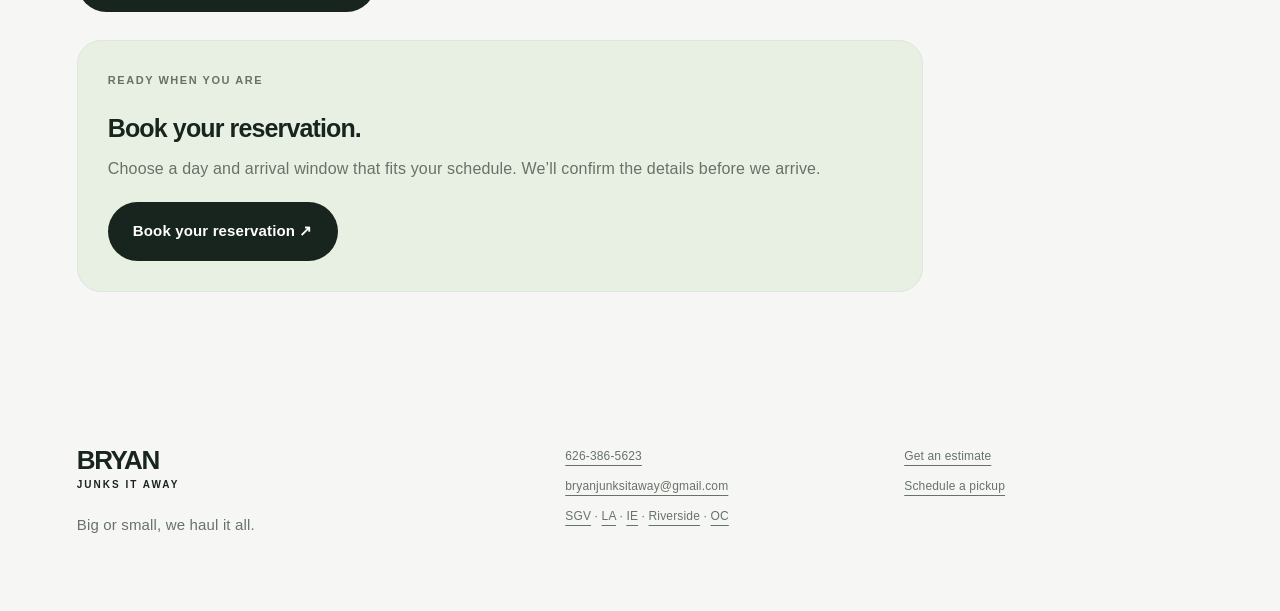
<file: inland-empire.html>
<!doctype html><html lang="en"><head><meta charset="utf-8"><meta name="viewport" content="width=device-width,initial-scale=1"><meta name="description" content="Junk removal in Inland Empire."><title>Junk removal in Inland Empire | Bryan Junks It Away</title><link rel="stylesheet" href="styles.css"><script src="script.js" defer></script></head><body><header><a class="wordmark" href="index.html">BRYAN<span>JUNKS IT AWAY</span></a><nav><a href="index.html">Home</a><a href="calculator.html">Calculator</a><a href="schedule.html">Schedule</a><a href="contact.html">Contact</a><a href="account.html">Account &amp; Rewards</a><a href="merch.html">Merch</a></nav><a class="header-phone" href="tel:+16263865623">626 386 5623</a></header><div class="top-areas" aria-label="Service areas"><span>Serving:</span><a href="san-gabriel-valley.html">SGV</a><a href="san-fernando-valley.html">SFV</a><a href="los-angeles.html">Los Angeles</a><a href="inland-empire.html">Inland Empire</a><a href="riverside.html">Riverside</a><a href="orange-county.html">Orange County</a></div><main><section class="page-intro"><p class="eyebrow">BRYAN JUNKS IT AWAY · INLAND EMPIRE</p><h1>Junk removal in<br><em>Inland Empire.</em></h1><p>Riverside, Ontario, Pomona, Fontana, Rancho Cucamonga, and nearby cities.</p><a class="button top-booking" href="schedule.html?area=Inland+Empire">Book now ↗</a></section><section class="section local"><div><img class="area-photo" src="assets/job-7.jpg" alt="A recent junk removal job"><h2>Clear the space.<br>Keep your day moving.</h2><p>Furniture, appliances, mattresses, garage cleanouts, move-outs, storage units, yard junk, household junk, and construction debris quoted by the job.</p></div><div class="area"><p>FREE BOOKING · NO DEPOSIT</p><h3>Free booking. No deposit.</h3><p>Not sure if we serve your city? Check the service area list, then get a free estimate with no deposit.</p><button class="button city-toggle" type="button" aria-expanded="false" aria-controls="cities">See cities we serve ↗</button><details id="cities"><div class="city-list"><p>Serving your area and nearby communities:</p><ul><li>Riverside</li><li>Ontario</li><li>Fontana</li><li>Rancho Cucamonga</li><li>San Bernardino</li><li>Colton</li><li>Redlands</li><li>Loma Linda</li><li>Eastvale</li><li>Corona</li><li>Chino</li><li>Chino Hills</li><li>Upland</li><li>Pomona</li><li>Jurupa Valley</li><li>Moreno Valley</li><li>Norco</li><li>Perris</li><li>Hemet</li><li>Temecula</li><li>Murrieta</li><li>Claremont</li><li>Montclair</li><li>Palm Springs</li><li>Victorville</li><li>Rialto</li><li>Yucaipa</li><li>Beaumont</li><li>Banning</li></ul></div></details></div></section><section class="section compact"><p>PICK A TIME THAT FITS YOUR DAY.</p><h3>Inland Empire</h3><p>Worried about Inland Empire price markups? Get a transparent estimate with no surprises. We’ll confirm the final price before any work begins.</p><a class="button" href="calculator.html">Get your personal estimate now ↗</a><div class="reservation-card"><p class="eyebrow">READY WHEN YOU ARE</p><h3>Book your reservation.</h3><p>Choose a day and arrival window that fits your schedule. We’ll confirm the details before we arrive.</p><a class="button" href="schedule.html">Book your reservation ↗</a></div></section></main><footer><div><a class="wordmark" href="index.html">BRYAN<span>JUNKS IT AWAY</span></a><p>Big or small, we haul it all.</p></div><div><a href="tel:+16263865623">626-386-5623</a><a href="mailto:bryanjunksitaway@gmail.com">bryanjunksitaway@gmail.com</a><span>Serving SGV · LA · IE · Riverside · OC.</span></div><div><a href="calculator.html">Get an estimate</a><a href="schedule.html">Schedule a pickup</a></div></footer></body></html>
</file>
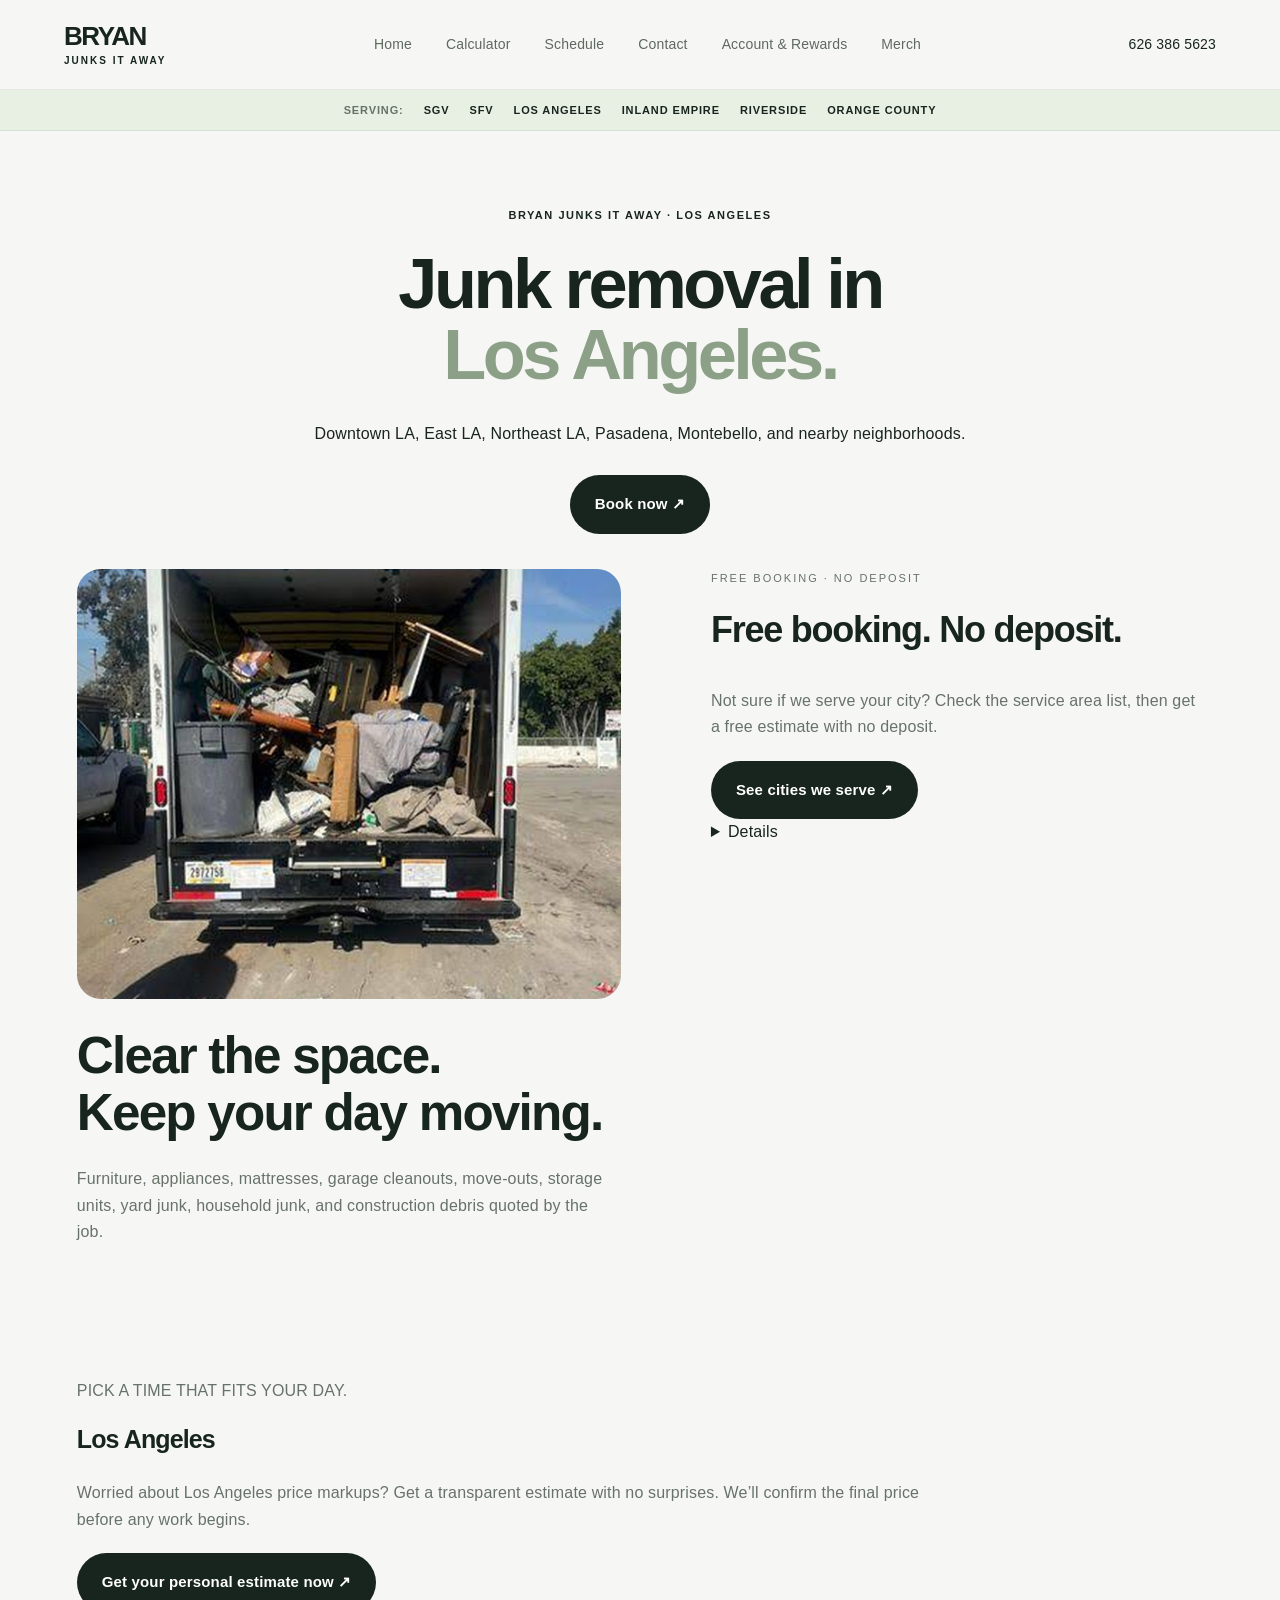
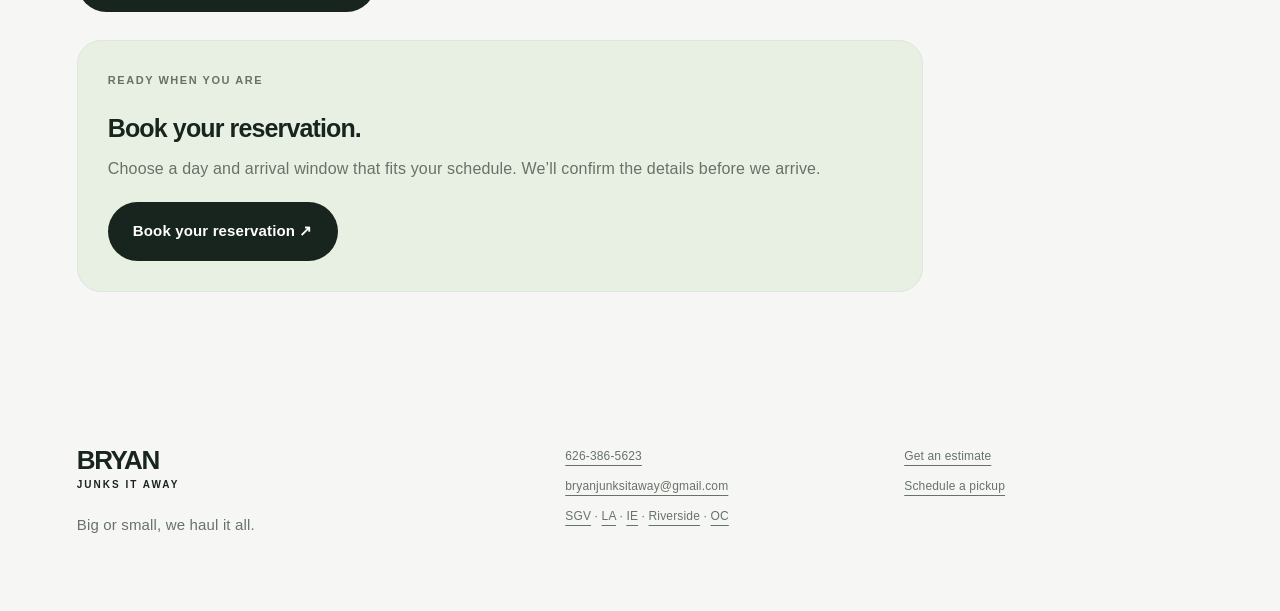
<file: los-angeles.html>
<!doctype html><html lang="en"><head><meta charset="utf-8"><meta name="viewport" content="width=device-width,initial-scale=1"><meta name="description" content="Junk removal in Los Angeles."><title>Junk removal in Los Angeles | Bryan Junks It Away</title><link rel="stylesheet" href="styles.css"><script src="script.js" defer></script></head><body><header><a class="wordmark" href="index.html">BRYAN<span>JUNKS IT AWAY</span></a><nav><a href="index.html">Home</a><a href="calculator.html">Calculator</a><a href="schedule.html">Schedule</a><a href="contact.html">Contact</a><a href="account.html">Account &amp; Rewards</a><a href="merch.html">Merch</a></nav><a class="header-phone" href="tel:+16263865623">626 386 5623</a></header><div class="top-areas" aria-label="Service areas"><span>Serving:</span><a href="san-gabriel-valley.html">SGV</a><a href="san-fernando-valley.html">SFV</a><a href="los-angeles.html">Los Angeles</a><a href="inland-empire.html">Inland Empire</a><a href="riverside.html">Riverside</a><a href="orange-county.html">Orange County</a></div><main><section class="page-intro"><p class="eyebrow">BRYAN JUNKS IT AWAY · LOS ANGELES</p><h1>Junk removal in<br><em>Los Angeles.</em></h1><p>Downtown LA, East LA, Northeast LA, Pasadena, Montebello, and nearby neighborhoods.</p><a class="button top-booking" href="schedule.html?area=Los+Angeles">Book now ↗</a></section><section class="section local"><div><img class="area-photo" src="assets/job-4.jpg" alt="A recent junk removal job"><h2>Clear the space.<br>Keep your day moving.</h2><p>Furniture, appliances, mattresses, garage cleanouts, move-outs, storage units, yard junk, household junk, and construction debris quoted by the job.</p></div><div class="area"><p>FREE BOOKING · NO DEPOSIT</p><h3>Free booking. No deposit.</h3><p>Not sure if we serve your city? Check the service area list, then get a free estimate with no deposit.</p><button class="button city-toggle" type="button" aria-expanded="false" aria-controls="cities">See cities we serve ↗</button><details id="cities"><div class="city-list"><p>Serving your area and nearby communities:</p><ul><li>Downtown LA</li><li>East Los Angeles</li><li>Northeast LA</li><li>South Los Angeles</li><li>Hollywood</li><li>Los Feliz</li><li>Eagle Rock</li><li>Pasadena</li><li>Montebello</li><li>Whittier</li><li>La Habra Heights</li><li>Norwalk</li><li>Downey</li><li>Bellflower</li><li>Long Beach</li><li>Alhambra</li><li>Glendale</li><li>Silver Lake</li><li>Echo Park</li><li>Boyle Heights</li><li>Koreatown</li><li>Westlake</li><li>Mid-City</li><li>West Hollywood</li><li>Inglewood</li><li>Torrance</li></ul></div></details></div></section><section class="section compact"><p>PICK A TIME THAT FITS YOUR DAY.</p><h3>Los Angeles</h3><p>Worried about Los Angeles price markups? Get a transparent estimate with no surprises. We’ll confirm the final price before any work begins.</p><a class="button" href="calculator.html">Get your personal estimate now ↗</a><div class="reservation-card"><p class="eyebrow">READY WHEN YOU ARE</p><h3>Book your reservation.</h3><p>Choose a day and arrival window that fits your schedule. We’ll confirm the details before we arrive.</p><a class="button" href="schedule.html">Book your reservation ↗</a></div></section></main><footer><div><a class="wordmark" href="index.html">BRYAN<span>JUNKS IT AWAY</span></a><p>Big or small, we haul it all.</p></div><div><a href="tel:+16263865623">626-386-5623</a><a href="mailto:bryanjunksitaway@gmail.com">bryanjunksitaway@gmail.com</a><span>Serving SGV · LA · IE · Riverside · OC.</span></div><div><a href="calculator.html">Get an estimate</a><a href="schedule.html">Schedule a pickup</a></div></footer></body></html>
</file>
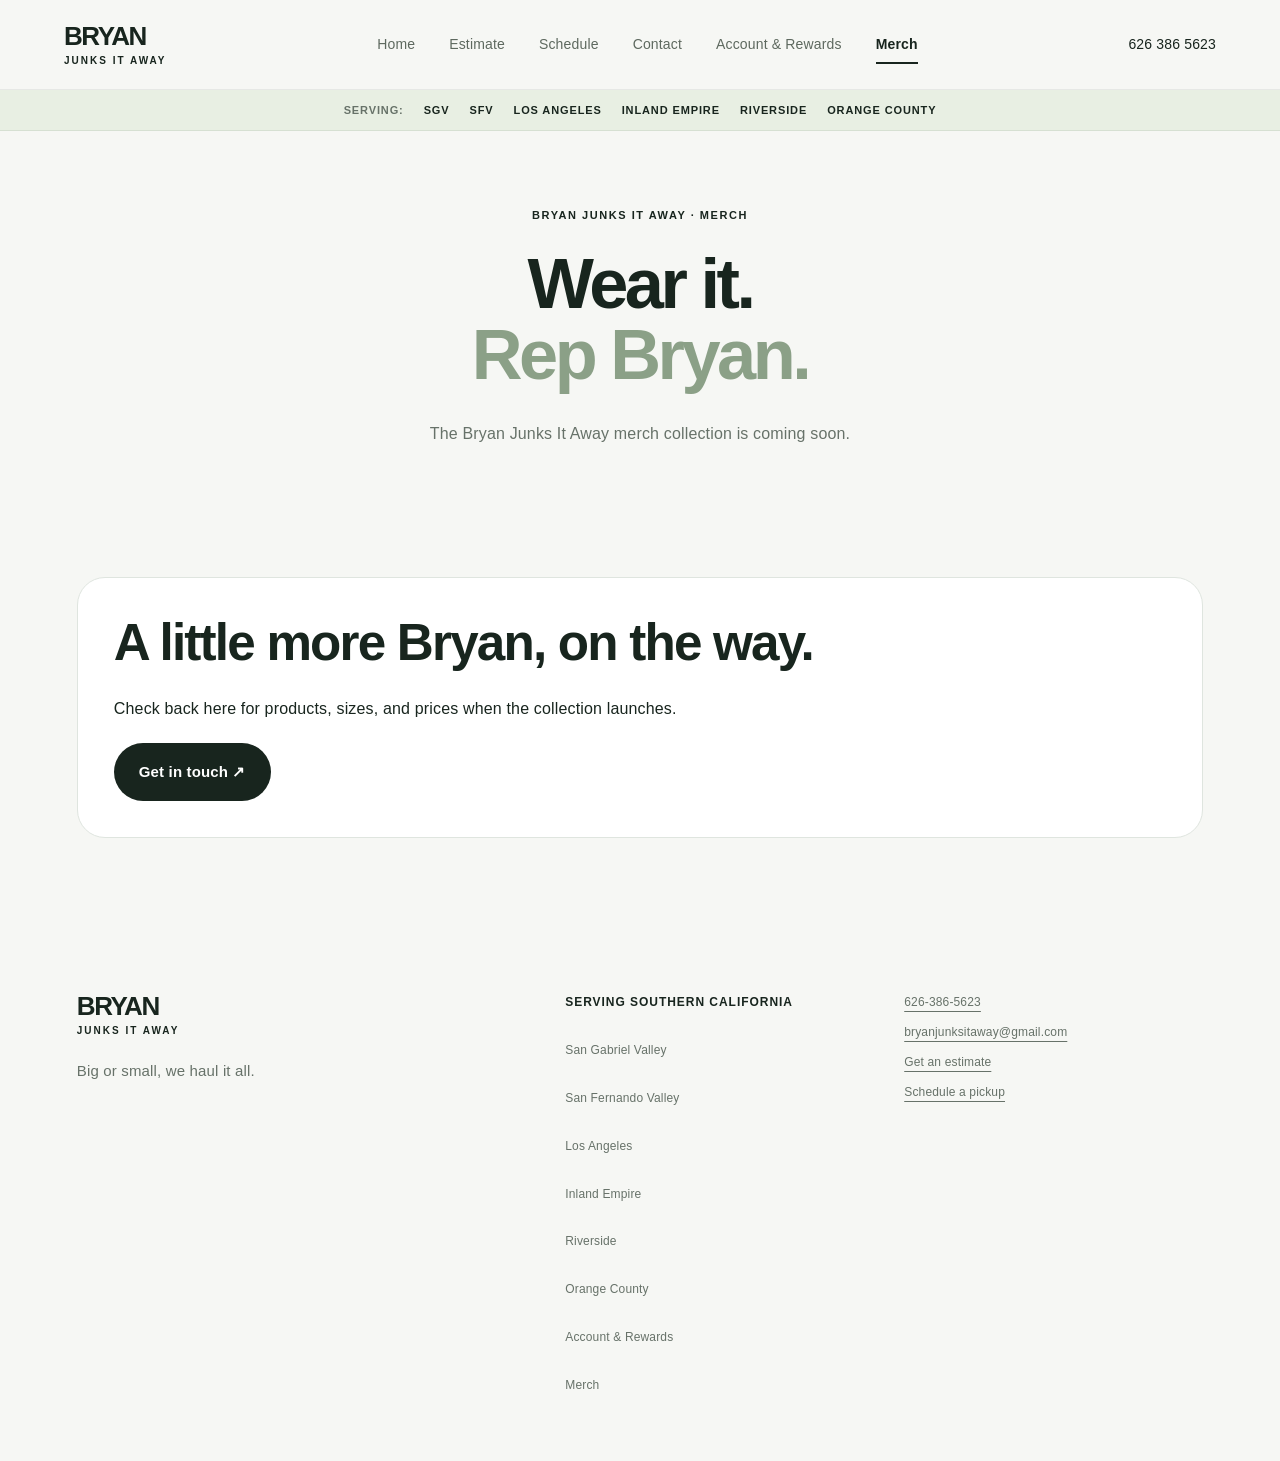
<file: merch.html>
<!doctype html><html lang="en"><head><meta charset="utf-8"><meta name="viewport" content="width=device-width,initial-scale=1"><meta name="description" content="Bryan Junks It Away merchandise — coming soon."><title>Merch | Bryan Junks It Away</title><link rel="stylesheet" href="styles.css"><script src="script.js" defer></script></head><body><header><a class="wordmark" href="index.html">BRYAN<span>JUNKS IT AWAY</span></a><nav><a href="index.html">Home</a><a href="calculator.html">Estimate</a><a href="schedule.html">Schedule</a><a href="contact.html">Contact</a><a href="account.html">Account &amp; Rewards</a><a href="merch.html" aria-current="page">Merch</a></nav><a class="header-phone" href="tel:+16263865623">626 386 5623</a></header><div class="top-areas" aria-label="Service areas"><span>Serving:</span><a href="san-gabriel-valley.html">SGV</a><a href="san-fernando-valley.html">SFV</a><a href="los-angeles.html">Los Angeles</a><a href="inland-empire.html">Inland Empire</a><a href="riverside.html">Riverside</a><a href="orange-county.html">Orange County</a></div><main><section class="page-intro"><p class="eyebrow">BRYAN JUNKS IT AWAY · MERCH</p><h1>Wear it.<br><em>Rep Bryan.</em></h1><p>The Bryan Junks It Away merch collection is coming soon.</p></section><section class="section"><div class="panel"><h2>A little more Bryan, on the way.</h2><p>Check back here for products, sizes, and prices when the collection launches.</p><a class="button" href="contact.html">Get in touch ↗</a></div></section></main><footer><div><a class="wordmark" href="index.html">BRYAN<span>JUNKS IT AWAY</span></a><p>Big or small, we haul it all.</p></div><div><strong>Serving Southern California</strong><nav class="footer-areas" aria-label="Service areas"><a href="san-gabriel-valley.html">San Gabriel Valley</a><a href="san-fernando-valley.html">San Fernando Valley</a><a href="los-angeles.html">Los Angeles</a><a href="inland-empire.html">Inland Empire</a><a href="riverside.html">Riverside</a><a href="orange-county.html">Orange County</a><a href="account.html">Account &amp; Rewards</a><a href="merch.html">Merch</a></nav></div><div><a href="tel:+16263865623">626-386-5623</a><a href="mailto:bryanjunksitaway@gmail.com">bryanjunksitaway@gmail.com</a><a href="calculator.html">Get an estimate</a><a href="schedule.html">Schedule a pickup</a></div></footer></body></html>
</file>
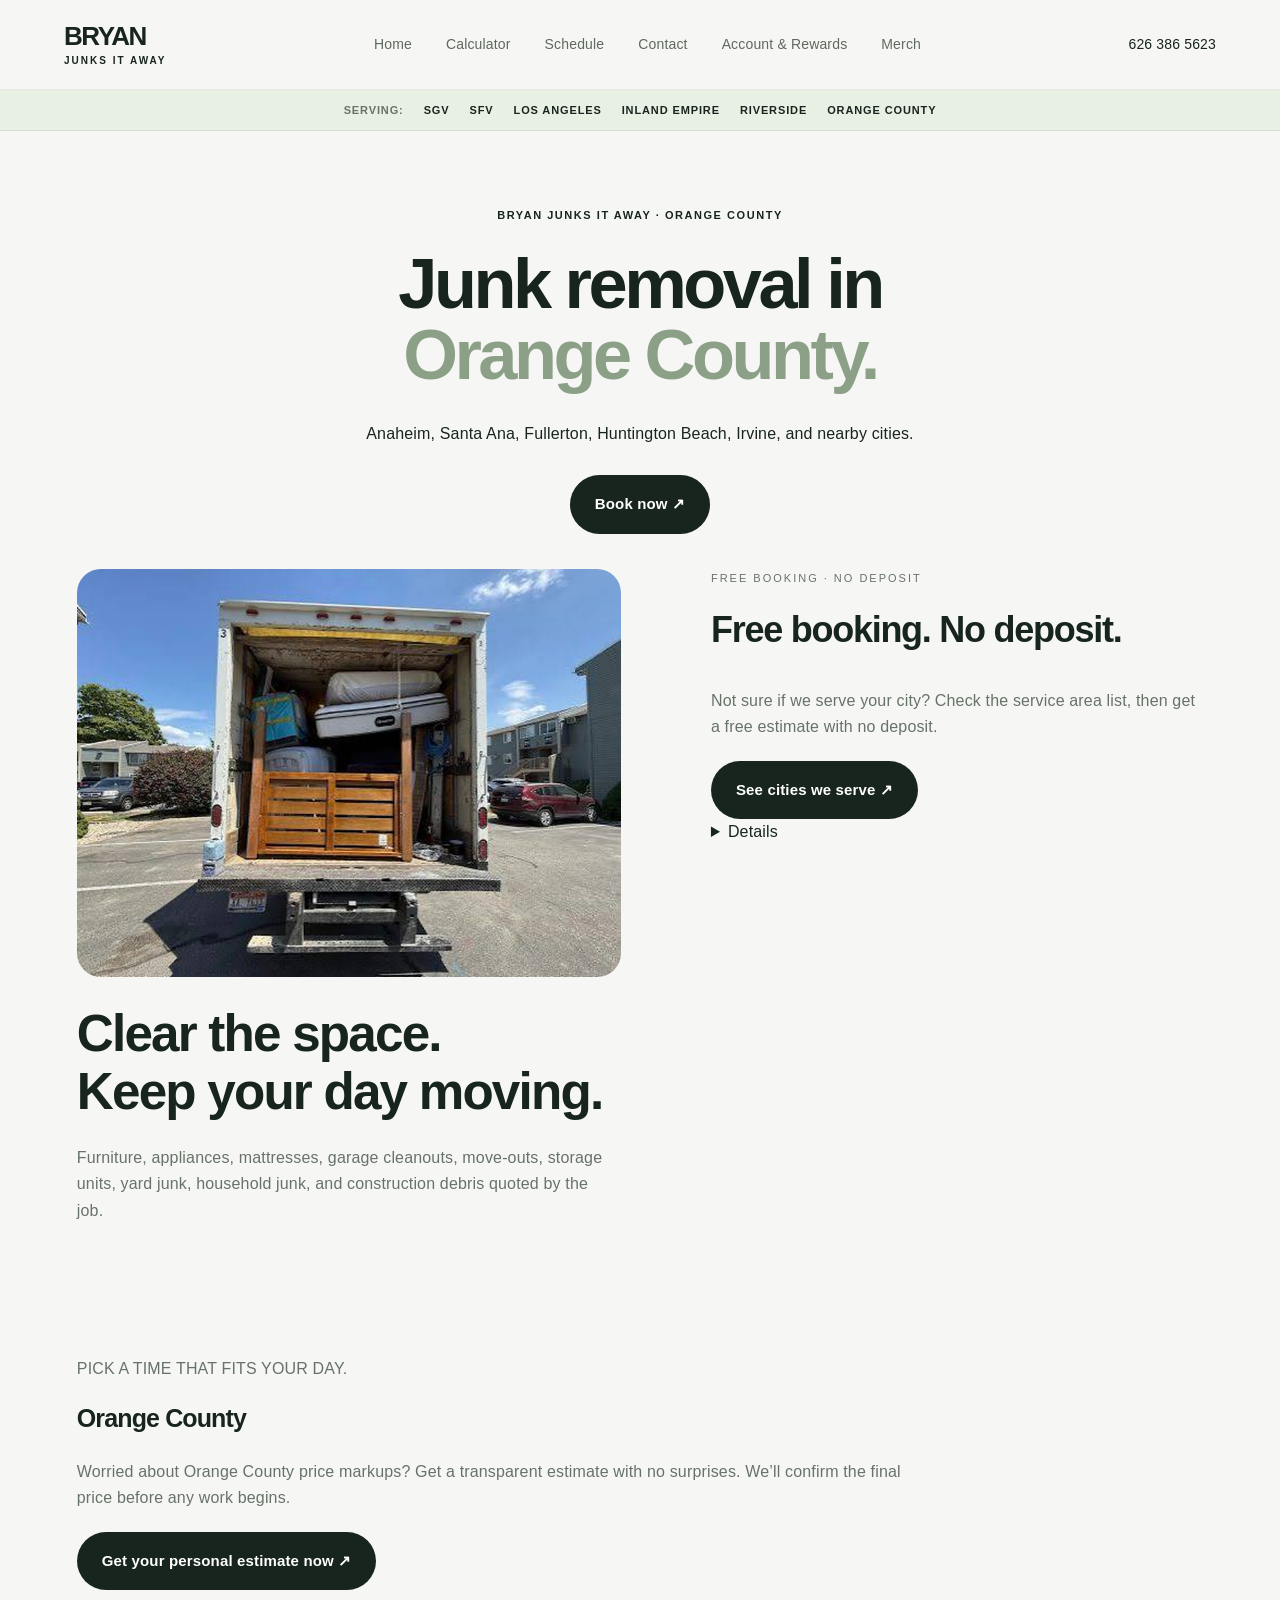
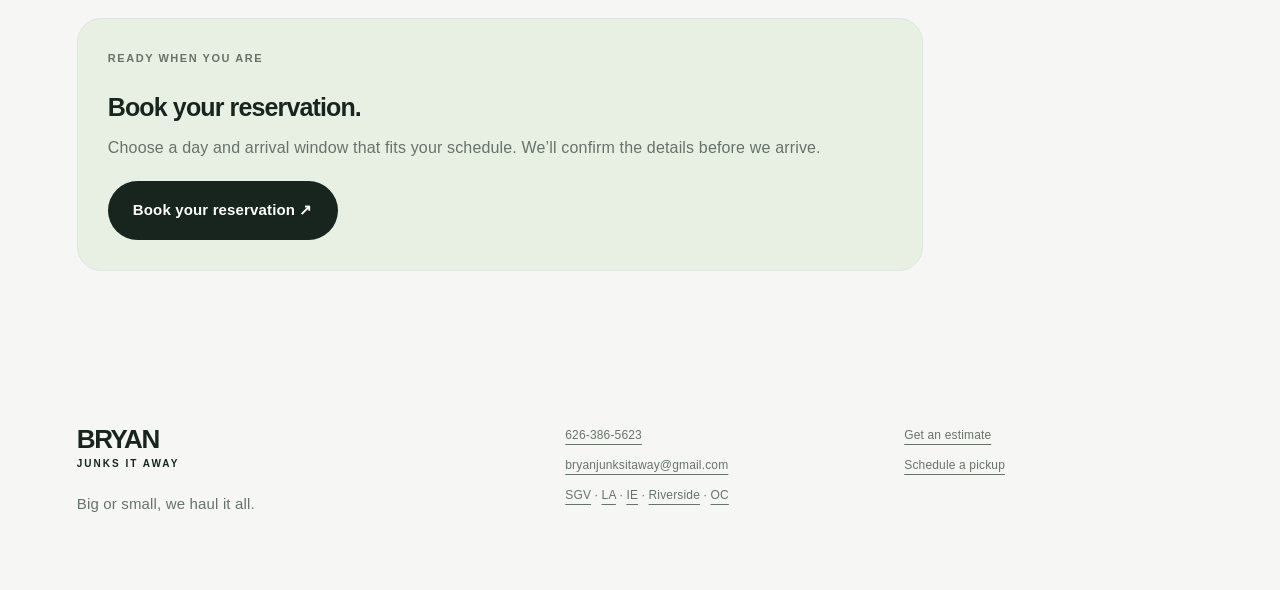
<file: orange-county.html>
<!doctype html><html lang="en"><head><meta charset="utf-8"><meta name="viewport" content="width=device-width,initial-scale=1"><meta name="description" content="Junk removal in Orange County."><title>Junk removal in Orange County | Bryan Junks It Away</title><link rel="stylesheet" href="styles.css"><script src="script.js" defer></script></head><body><header><a class="wordmark" href="index.html">BRYAN<span>JUNKS IT AWAY</span></a><nav><a href="index.html">Home</a><a href="calculator.html">Calculator</a><a href="schedule.html">Schedule</a><a href="contact.html">Contact</a><a href="account.html">Account &amp; Rewards</a><a href="merch.html">Merch</a></nav><a class="header-phone" href="tel:+16263865623">626 386 5623</a></header><div class="top-areas" aria-label="Service areas"><span>Serving:</span><a href="san-gabriel-valley.html">SGV</a><a href="san-fernando-valley.html">SFV</a><a href="los-angeles.html">Los Angeles</a><a href="inland-empire.html">Inland Empire</a><a href="riverside.html">Riverside</a><a href="orange-county.html">Orange County</a></div><main><section class="page-intro"><p class="eyebrow">BRYAN JUNKS IT AWAY · ORANGE COUNTY</p><h1>Junk removal in<br><em>Orange County.</em></h1><p>Anaheim, Santa Ana, Fullerton, Huntington Beach, Irvine, and nearby cities.</p><a class="button top-booking" href="schedule.html?area=Orange+County">Book now ↗</a></section><section class="section local"><div><img class="area-photo" src="assets/job-8.jpg" alt="A recent junk removal job"><h2>Clear the space.<br>Keep your day moving.</h2><p>Furniture, appliances, mattresses, garage cleanouts, move-outs, storage units, yard junk, household junk, and construction debris quoted by the job.</p></div><div class="area"><p>FREE BOOKING · NO DEPOSIT</p><h3>Free booking. No deposit.</h3><p>Not sure if we serve your city? Check the service area list, then get a free estimate with no deposit.</p><button class="button city-toggle" type="button" aria-expanded="false" aria-controls="cities">See cities we serve ↗</button><details id="cities"><div class="city-list"><p>Serving your area and nearby communities:</p><ul><li>Anaheim</li><li>Santa Ana</li><li>Fullerton</li><li>Huntington Beach</li><li>Irvine</li><li>Orange</li><li>Garden Grove</li><li>Costa Mesa</li><li>Fountain Valley</li><li>Westminster</li><li>Tustin</li><li>Yorba Linda</li><li>Brea</li><li>Buena Park</li><li>Newport Beach</li><li>Mission Viejo</li><li>Lake Forest</li><li>Laguna Beach</li><li>Laguna Niguel</li><li>Dana Point</li><li>San Clemente</li><li>San Juan Capistrano</li><li>Aliso Viejo</li><li>Cypress</li><li>La Palma</li><li>Los Alamitos</li><li>Seal Beach</li><li>Placentia</li><li>Villa Park</li></ul></div></details></div></section><section class="section compact"><p>PICK A TIME THAT FITS YOUR DAY.</p><h3>Orange County</h3><p>Worried about Orange County price markups? Get a transparent estimate with no surprises. We’ll confirm the final price before any work begins.</p><a class="button" href="calculator.html">Get your personal estimate now ↗</a><div class="reservation-card"><p class="eyebrow">READY WHEN YOU ARE</p><h3>Book your reservation.</h3><p>Choose a day and arrival window that fits your schedule. We’ll confirm the details before we arrive.</p><a class="button" href="schedule.html">Book your reservation ↗</a></div></section></main><footer><div><a class="wordmark" href="index.html">BRYAN<span>JUNKS IT AWAY</span></a><p>Big or small, we haul it all.</p></div><div><a href="tel:+16263865623">626-386-5623</a><a href="mailto:bryanjunksitaway@gmail.com">bryanjunksitaway@gmail.com</a><span>Serving SGV · LA · IE · Riverside · OC.</span></div><div><a href="calculator.html">Get an estimate</a><a href="schedule.html">Schedule a pickup</a></div></footer></body></html>
</file>
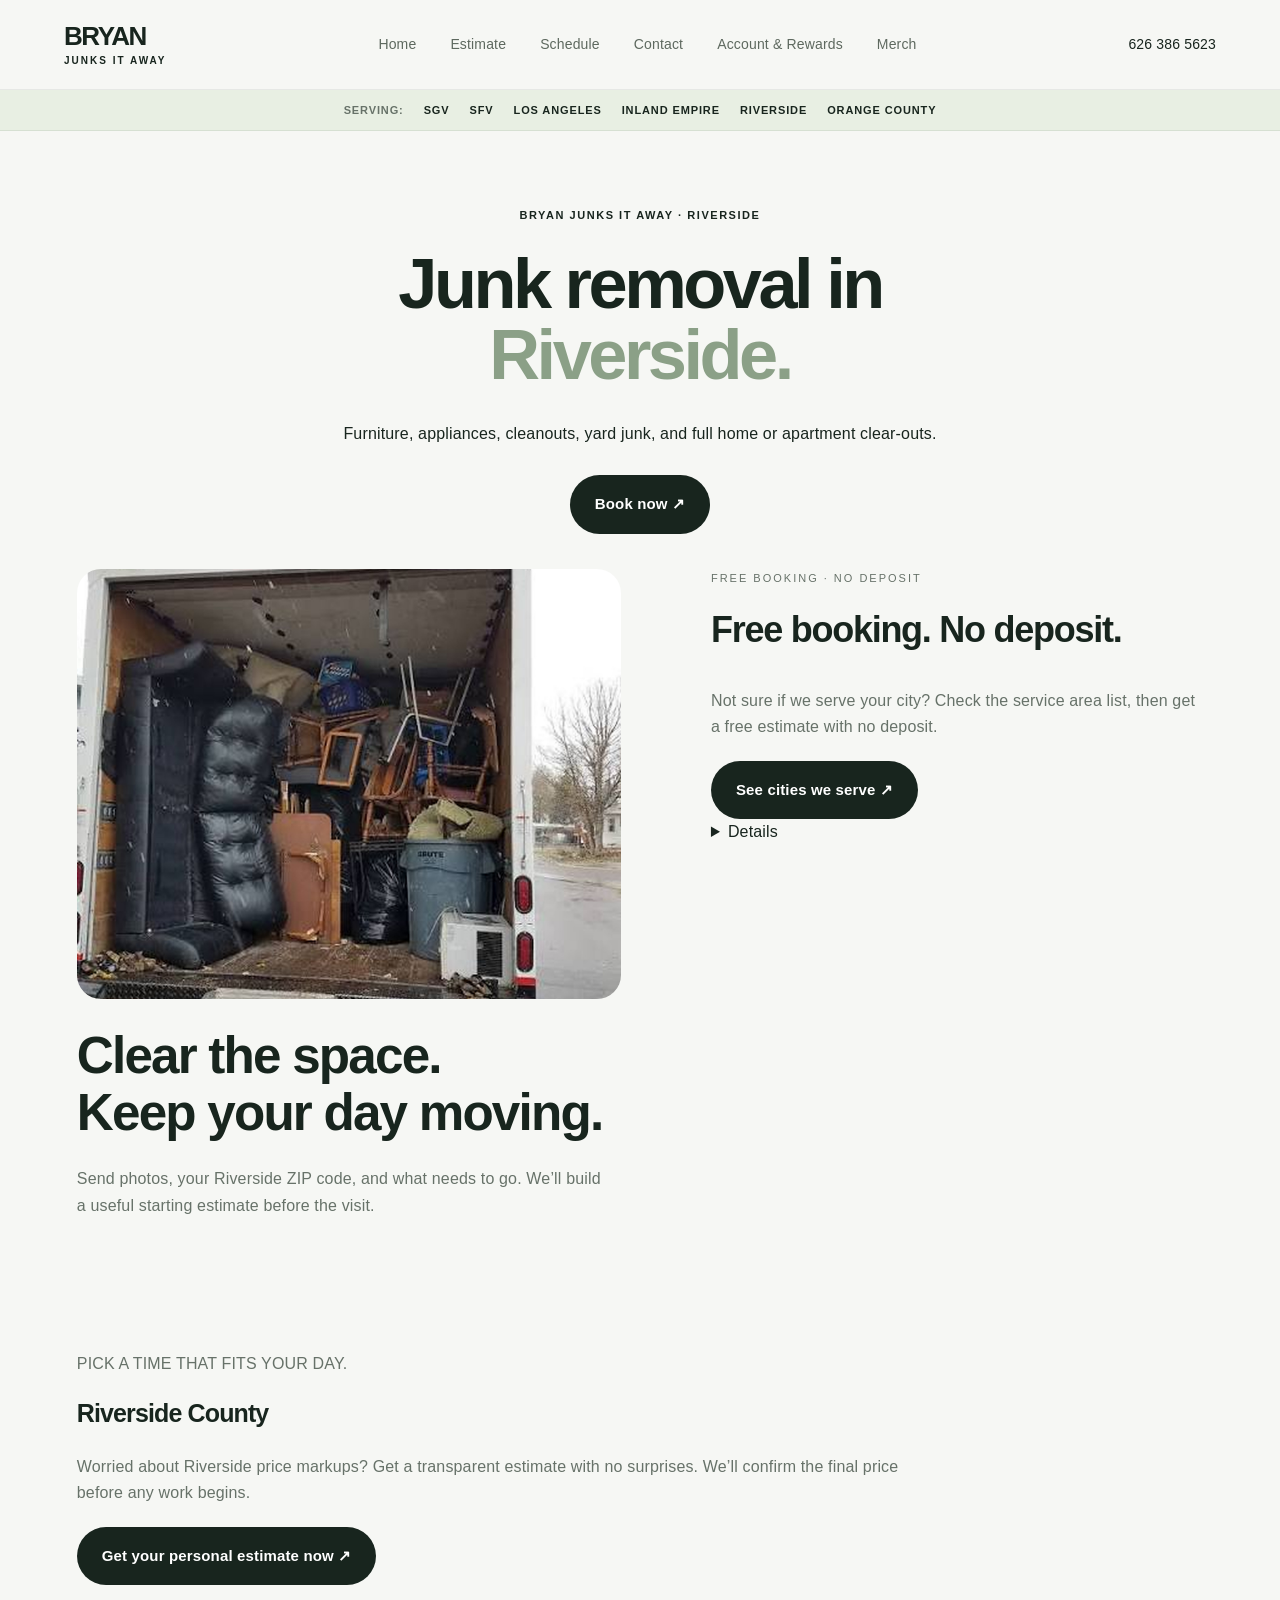
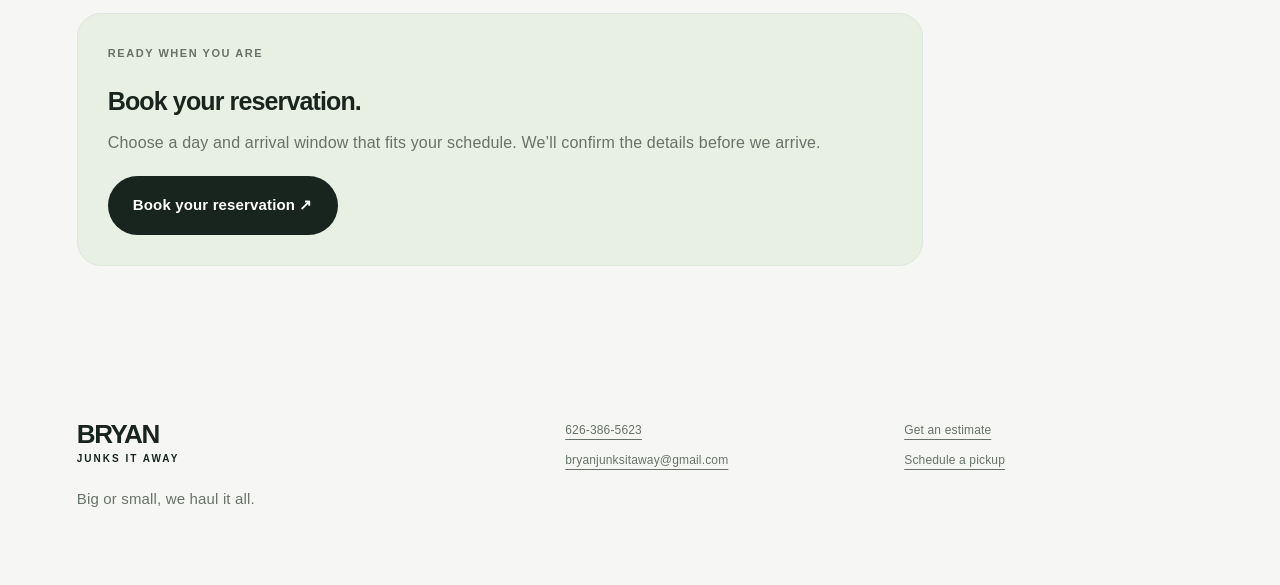
<file: riverside.html>
<!doctype html><html lang="en"><head><meta charset="utf-8"><meta name="viewport" content="width=device-width,initial-scale=1"><meta name="description" content="Junk removal in Riverside, California."><title>Junk removal in Riverside | Bryan Junks It Away</title><link rel="stylesheet" href="styles.css"><script src="script.js" defer></script></head><body><header><a class="wordmark" href="index.html">BRYAN<span>JUNKS IT AWAY</span></a><nav><a href="index.html">Home</a><a href="calculator.html">Estimate</a><a href="schedule.html">Schedule</a><a href="contact.html">Contact</a><a href="account.html">Account &amp; Rewards</a><a href="merch.html">Merch</a></nav><a class="header-phone" href="tel:+16263865623">626 386 5623</a></header><div class="top-areas" aria-label="Service areas"><span>Serving:</span><a href="san-gabriel-valley.html">SGV</a><a href="san-fernando-valley.html">SFV</a><a href="los-angeles.html">Los Angeles</a><a href="inland-empire.html">Inland Empire</a><a href="riverside.html">Riverside</a><a href="orange-county.html">Orange County</a></div><main><section class="page-intro"><p class="eyebrow">BRYAN JUNKS IT AWAY · RIVERSIDE</p><h1>Junk removal in<br><em>Riverside.</em></h1><p>Furniture, appliances, cleanouts, yard junk, and full home or apartment clear-outs.</p><a class="button top-booking" href="schedule.html?area=Riverside">Book now ↗</a></section><section class="section local"><div><img class="area-photo" src="assets/region-ie.jpg" alt="Riverside Mission Inn area"><h2>Clear the space.<br>Keep your day moving.</h2><p>Send photos, your Riverside ZIP code, and what needs to go. We’ll build a useful starting estimate before the visit.</p></div><div class="area"><p>FREE BOOKING · NO DEPOSIT</p><h3>Free booking. No deposit.</h3><p>Not sure if we serve your city? Check the service area list, then get a free estimate with no deposit.</p><button class="button city-toggle" type="button" aria-expanded="false" aria-controls="cities">See cities we serve ↗</button><details id="cities"><div class="city-list"><p>Serving Riverside and nearby communities:</p><ul><li>Riverside</li><li>Moreno Valley</li><li>Corona</li><li>Norco</li><li>Eastvale</li><li>Jurupa Valley</li><li>Perris</li><li>Hemet</li><li>Murrieta</li><li>Temecula</li><li>Menifee</li><li>Lake Elsinore</li><li>San Jacinto</li><li>Beaumont</li><li>Banning</li><li>Canyon Lake</li><li>Calimesa</li><li>Wildomar</li><li>Winchester</li><li>Woodcrest</li></ul></div></details></div></section><section class="section compact"><p>PICK A TIME THAT FITS YOUR DAY.</p><h3>Riverside County</h3><p>Worried about Riverside price markups? Get a transparent estimate with no surprises. We’ll confirm the final price before any work begins.</p><a class="button" href="calculator.html">Get your personal estimate now ↗</a><div class="reservation-card"><p class="eyebrow">READY WHEN YOU ARE</p><h3>Book your reservation.</h3><p>Choose a day and arrival window that fits your schedule. We’ll confirm the details before we arrive.</p><a class="button" href="schedule.html">Book your reservation ↗</a></div></section></main><footer><div><a class="wordmark" href="index.html">BRYAN<span>JUNKS IT AWAY</span></a><p>Big or small, we haul it all.</p></div><div><a href="tel:+16263865623">626-386-5623</a><a href="mailto:bryanjunksitaway@gmail.com">bryanjunksitaway@gmail.com</a></div><div><a href="calculator.html">Get an estimate</a><a href="schedule.html">Schedule a pickup</a></div></footer></body></html>
</file>
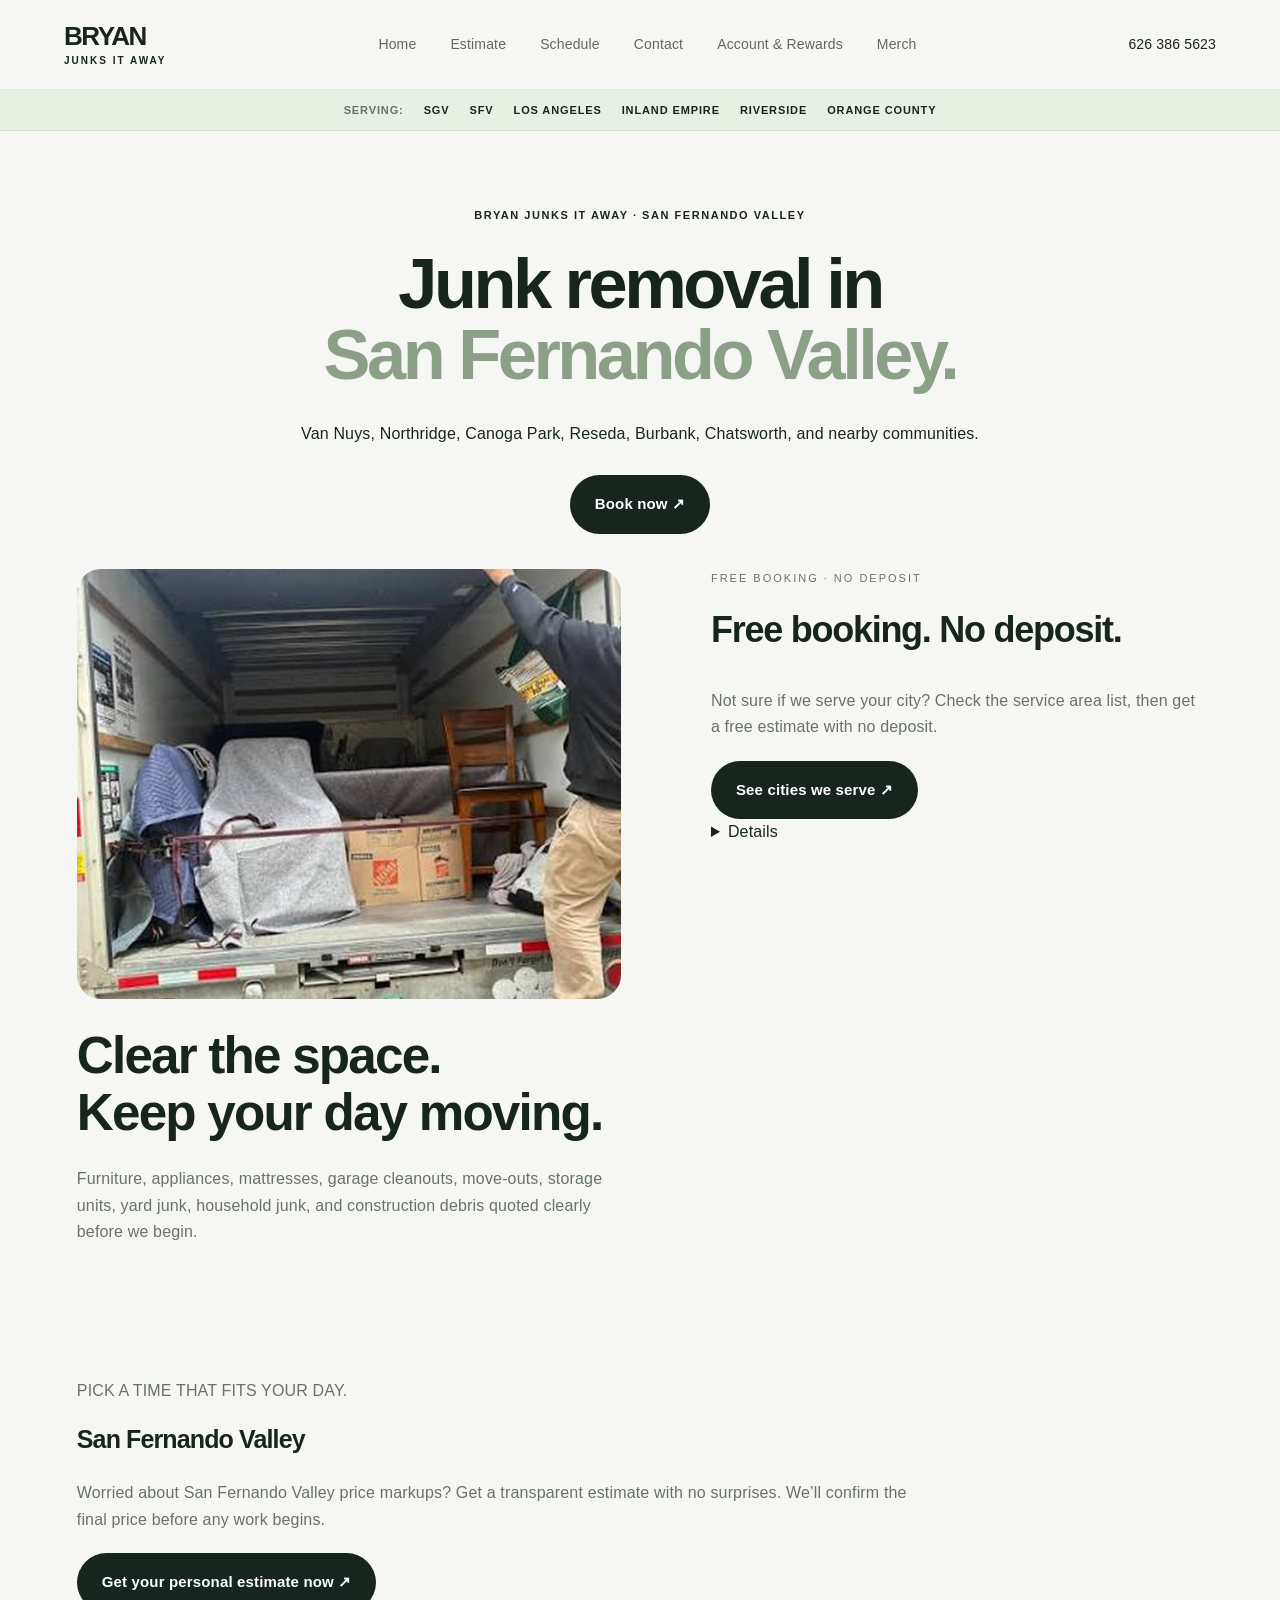
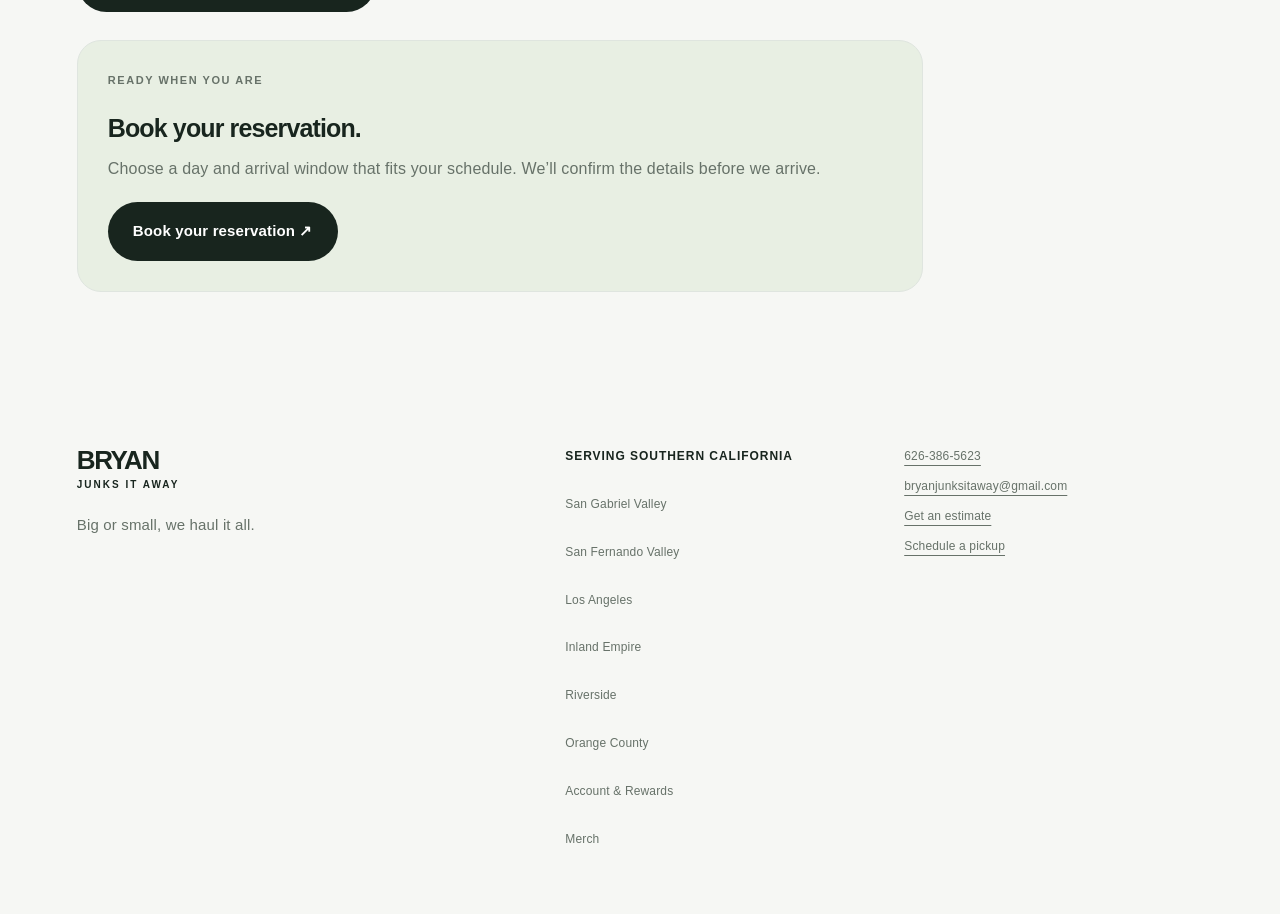
<file: san-fernando-valley.html>
<!doctype html><html lang="en"><head><meta charset="utf-8"><meta name="viewport" content="width=device-width,initial-scale=1"><meta name="description" content="Junk removal in the San Fernando Valley."><title>Junk removal in San Fernando Valley | Bryan Junks It Away</title><link rel="stylesheet" href="styles.css"><script src="script.js" defer></script></head><body><header><a class="wordmark" href="index.html">BRYAN<span>JUNKS IT AWAY</span></a><nav><a href="index.html">Home</a><a href="calculator.html">Estimate</a><a href="schedule.html">Schedule</a><a href="contact.html">Contact</a><a href="account.html">Account &amp; Rewards</a><a href="merch.html">Merch</a></nav><a class="header-phone" href="tel:+16263865623">626 386 5623</a></header><div class="top-areas" aria-label="Service areas"><span>Serving:</span><a href="san-gabriel-valley.html">SGV</a><a href="san-fernando-valley.html">SFV</a><a href="los-angeles.html">Los Angeles</a><a href="inland-empire.html">Inland Empire</a><a href="riverside.html">Riverside</a><a href="orange-county.html">Orange County</a></div><main><section class="page-intro"><p class="eyebrow">BRYAN JUNKS IT AWAY · SAN FERNANDO VALLEY</p><h1>Junk removal in<br><em>San Fernando Valley.</em></h1><p>Van Nuys, Northridge, Canoga Park, Reseda, Burbank, Chatsworth, and nearby communities.</p><a class="button top-booking" href="schedule.html?area=San+Fernando+Valley">Book now ↗</a></section><section class="section local"><div><img class="area-photo" src="assets/job-6.jpg" alt="A recent junk removal job"><h2>Clear the space.<br>Keep your day moving.</h2><p>Furniture, appliances, mattresses, garage cleanouts, move-outs, storage units, yard junk, household junk, and construction debris quoted clearly before we begin.</p></div><div class="area"><p>FREE BOOKING · NO DEPOSIT</p><h3>Free booking. No deposit.</h3><p>Not sure if we serve your city? Check the service area list, then get a free estimate with no deposit.</p><button class="button city-toggle" type="button" aria-expanded="false" aria-controls="cities">See cities we serve ↗</button><details id="cities"><div class="city-list"><p>Serving San Fernando Valley and nearby communities:</p><ul><li>Van Nuys</li><li>Northridge</li><li>Canoga Park</li><li>Reseda</li><li>Burbank</li><li>Chatsworth</li><li>Tarzana</li><li>Woodland Hills</li><li>Sylmar</li><li>Sun Valley</li><li>North Hollywood</li><li>Sherman Oaks</li><li>Encino</li><li>Panorama City</li><li>Granada Hills</li><li>Mission Hills</li><li>Studio City</li><li>Calabasas</li><li>West Hills</li><li>Winnetka</li><li>Pacoima</li><li>Lake Balboa</li><li>Porter Ranch</li><li>Valley Village</li></ul></div></details></div></section><section class="section compact"><p>PICK A TIME THAT FITS YOUR DAY.</p><h3>San Fernando Valley</h3><p>Worried about San Fernando Valley price markups? Get a transparent estimate with no surprises. We’ll confirm the final price before any work begins.</p><a class="button" href="calculator.html">Get your personal estimate now ↗</a><div class="reservation-card"><p class="eyebrow">READY WHEN YOU ARE</p><h3>Book your reservation.</h3><p>Choose a day and arrival window that fits your schedule. We’ll confirm the details before we arrive.</p><a class="button" href="schedule.html">Book your reservation ↗</a></div></section></main><footer><div><a class="wordmark" href="index.html">BRYAN<span>JUNKS IT AWAY</span></a><p>Big or small, we haul it all.</p></div><div><strong>Serving Southern California</strong><nav class="footer-areas" aria-label="Service areas"><a href="san-gabriel-valley.html">San Gabriel Valley</a><a href="san-fernando-valley.html">San Fernando Valley</a><a href="los-angeles.html">Los Angeles</a><a href="inland-empire.html">Inland Empire</a><a href="riverside.html">Riverside</a><a href="orange-county.html">Orange County</a><a href="account.html">Account &amp; Rewards</a><a href="merch.html">Merch</a></nav></div><div><a href="tel:+16263865623">626-386-5623</a><a href="mailto:bryanjunksitaway@gmail.com">bryanjunksitaway@gmail.com</a><a href="calculator.html">Get an estimate</a><a href="schedule.html">Schedule a pickup</a></div></footer></body></html>
</file>
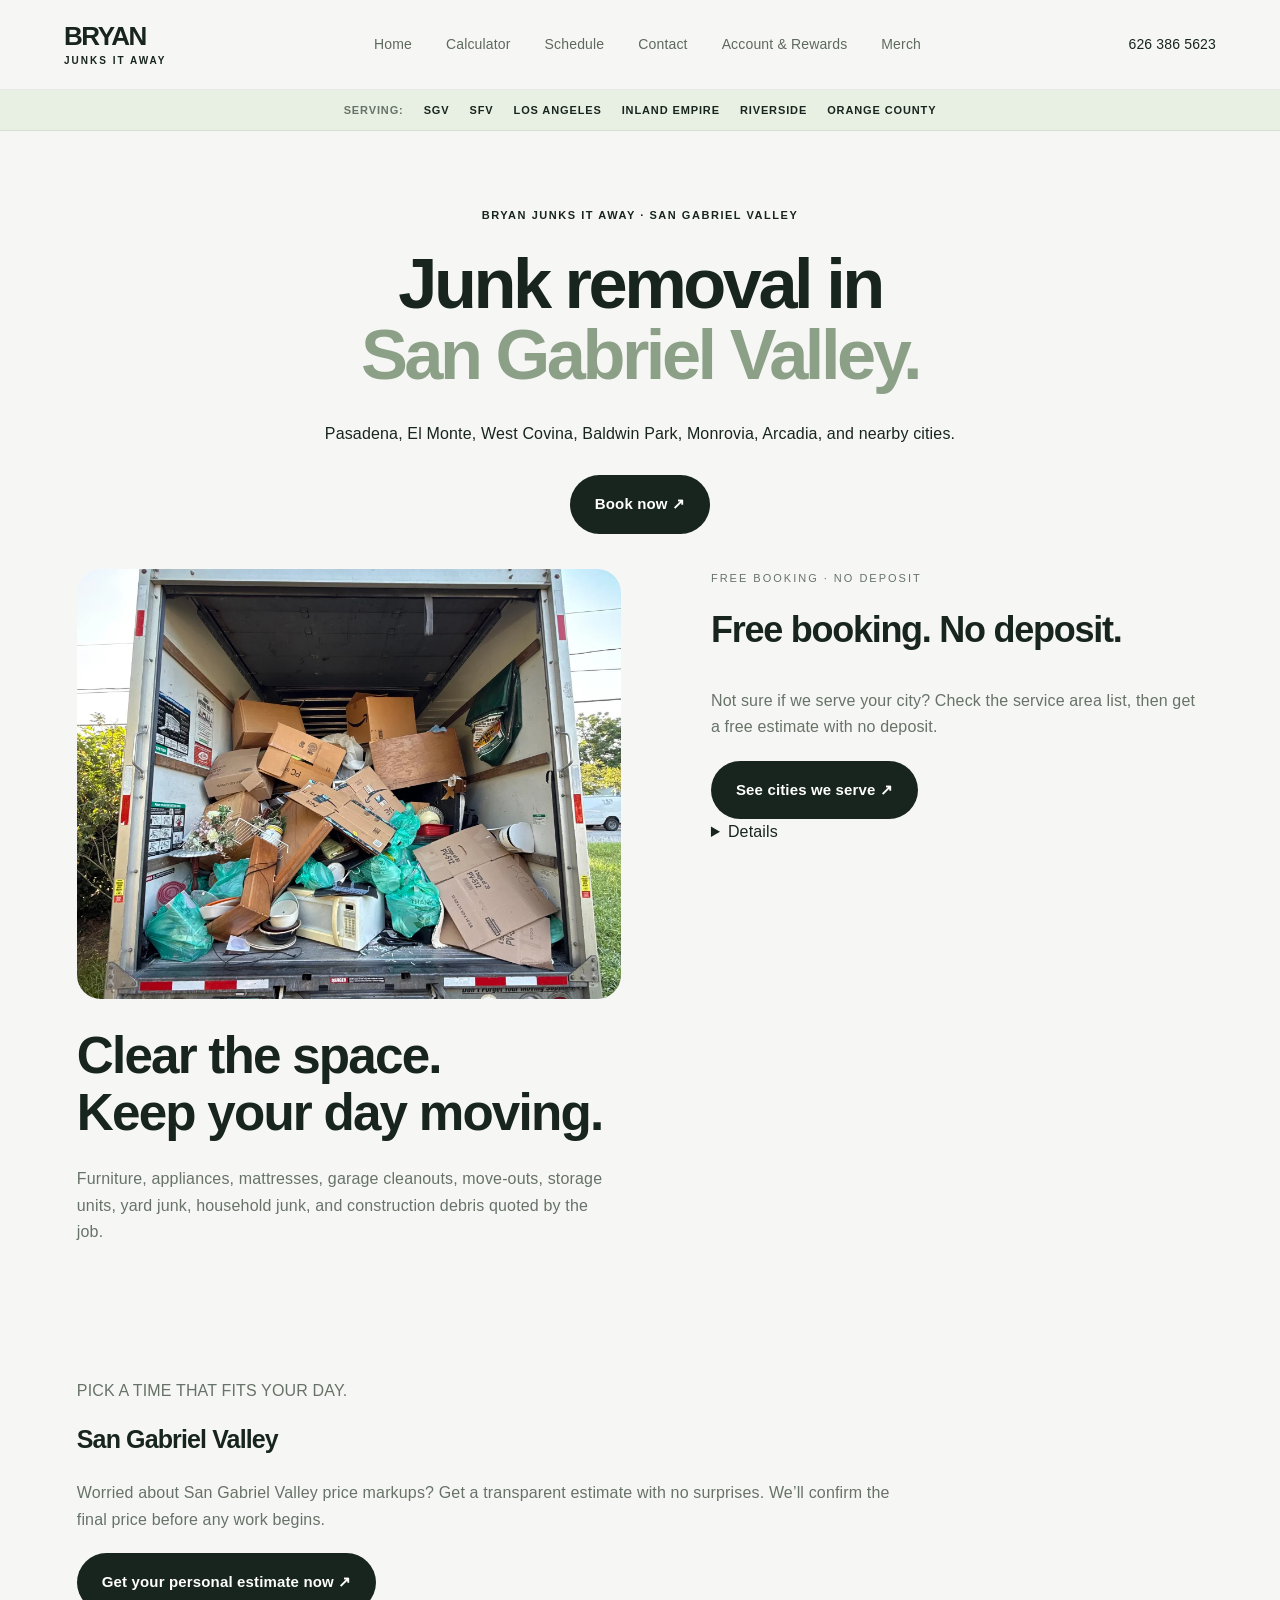
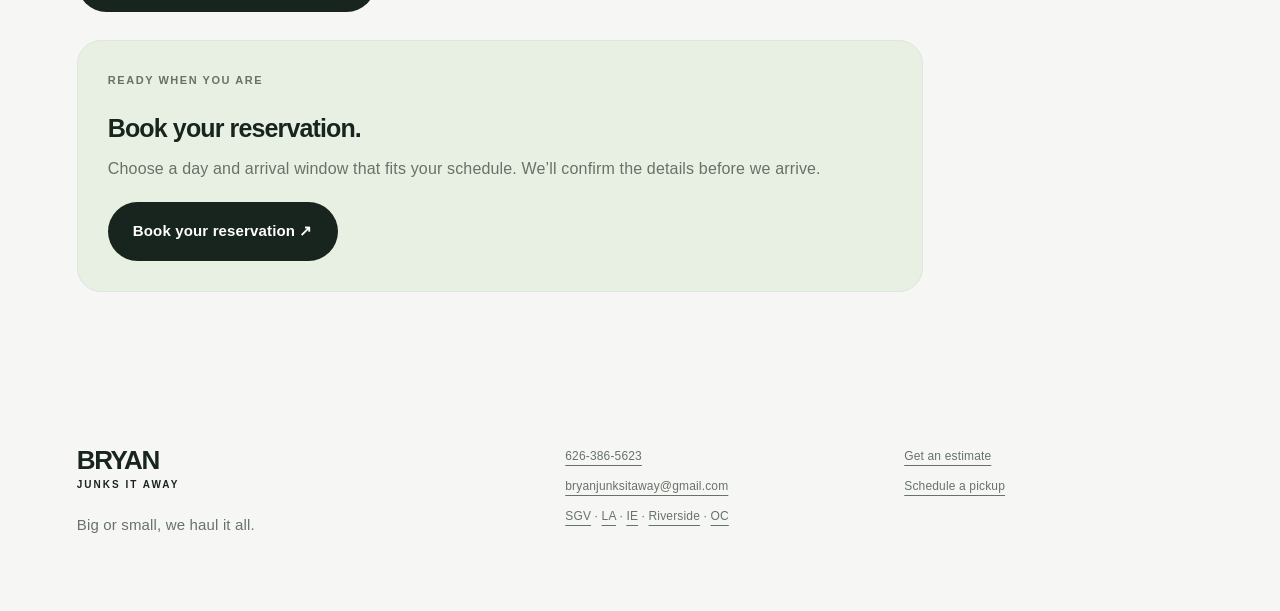
<file: san-gabriel-valley.html>
<!doctype html><html lang="en"><head><meta charset="utf-8"><meta name="viewport" content="width=device-width,initial-scale=1"><meta name="description" content="Junk removal in San Gabriel Valley."><title>Junk removal in San Gabriel Valley | Bryan Junks It Away</title><link rel="stylesheet" href="styles.css"><script src="script.js" defer></script></head><body><header><a class="wordmark" href="index.html">BRYAN<span>JUNKS IT AWAY</span></a><nav><a href="index.html">Home</a><a href="calculator.html">Calculator</a><a href="schedule.html">Schedule</a><a href="contact.html">Contact</a><a href="account.html">Account &amp; Rewards</a><a href="merch.html">Merch</a></nav><a class="header-phone" href="tel:+16263865623">626 386 5623</a></header><div class="top-areas" aria-label="Service areas"><span>Serving:</span><a href="san-gabriel-valley.html">SGV</a><a href="san-fernando-valley.html">SFV</a><a href="los-angeles.html">Los Angeles</a><a href="inland-empire.html">Inland Empire</a><a href="riverside.html">Riverside</a><a href="orange-county.html">Orange County</a></div><main><section class="page-intro"><p class="eyebrow">BRYAN JUNKS IT AWAY · SAN GABRIEL VALLEY</p><h1>Junk removal in<br><em>San Gabriel Valley.</em></h1><p>Pasadena, El Monte, West Covina, Baldwin Park, Monrovia, Arcadia, and nearby cities.</p><a class="button top-booking" href="schedule.html?area=San+Gabriel+Valley">Book now ↗</a></section><section class="section local"><div><img class="area-photo" src="assets/job-1.jpg" alt="A recent junk removal job"><h2>Clear the space.<br>Keep your day moving.</h2><p>Furniture, appliances, mattresses, garage cleanouts, move-outs, storage units, yard junk, household junk, and construction debris quoted by the job.</p></div><div class="area"><p>FREE BOOKING · NO DEPOSIT</p><h3>Free booking. No deposit.</h3><p>Not sure if we serve your city? Check the service area list, then get a free estimate with no deposit.</p><button class="button city-toggle" type="button" aria-expanded="false" aria-controls="cities">See cities we serve ↗</button><details id="cities"><div class="city-list"><p>Serving your area and nearby communities:</p><ul><li>Pasadena</li><li>El Monte</li><li>West Covina</li><li>Baldwin Park</li><li>Monrovia</li><li>Arcadia</li><li>Alhambra</li><li>Temple City</li><li>Rosemead</li><li>Covina</li><li>Duarte</li><li>Glendora</li><li>Azusa</li><li>La Verne</li><li>San Dimas</li><li>Claremont</li><li>Pomona</li><li>San Gabriel</li><li>La Puente</li><li>Walnut</li><li>South Pasadena</li><li>Sierra Madre</li><li>Bradbury</li><li>Diamond Bar</li><li>Rowland Heights</li><li>Hacienda Heights</li><li>Industry</li><li>Irwindale</li><li>Maywood</li><li>Commerce</li></ul></div></details></div></section><section class="section compact"><p>PICK A TIME THAT FITS YOUR DAY.</p><h3>San Gabriel Valley</h3><p>Worried about San Gabriel Valley price markups? Get a transparent estimate with no surprises. We’ll confirm the final price before any work begins.</p><a class="button" href="calculator.html">Get your personal estimate now ↗</a><div class="reservation-card"><p class="eyebrow">READY WHEN YOU ARE</p><h3>Book your reservation.</h3><p>Choose a day and arrival window that fits your schedule. We’ll confirm the details before we arrive.</p><a class="button" href="schedule.html">Book your reservation ↗</a></div></section></main><footer><div><a class="wordmark" href="index.html">BRYAN<span>JUNKS IT AWAY</span></a><p>Big or small, we haul it all.</p></div><div><a href="tel:+16263865623">626-386-5623</a><a href="mailto:bryanjunksitaway@gmail.com">bryanjunksitaway@gmail.com</a><span>Serving SGV · LA · IE · Riverside · OC.</span></div><div><a href="calculator.html">Get an estimate</a><a href="schedule.html">Schedule a pickup</a></div></footer></body></html>
</file>
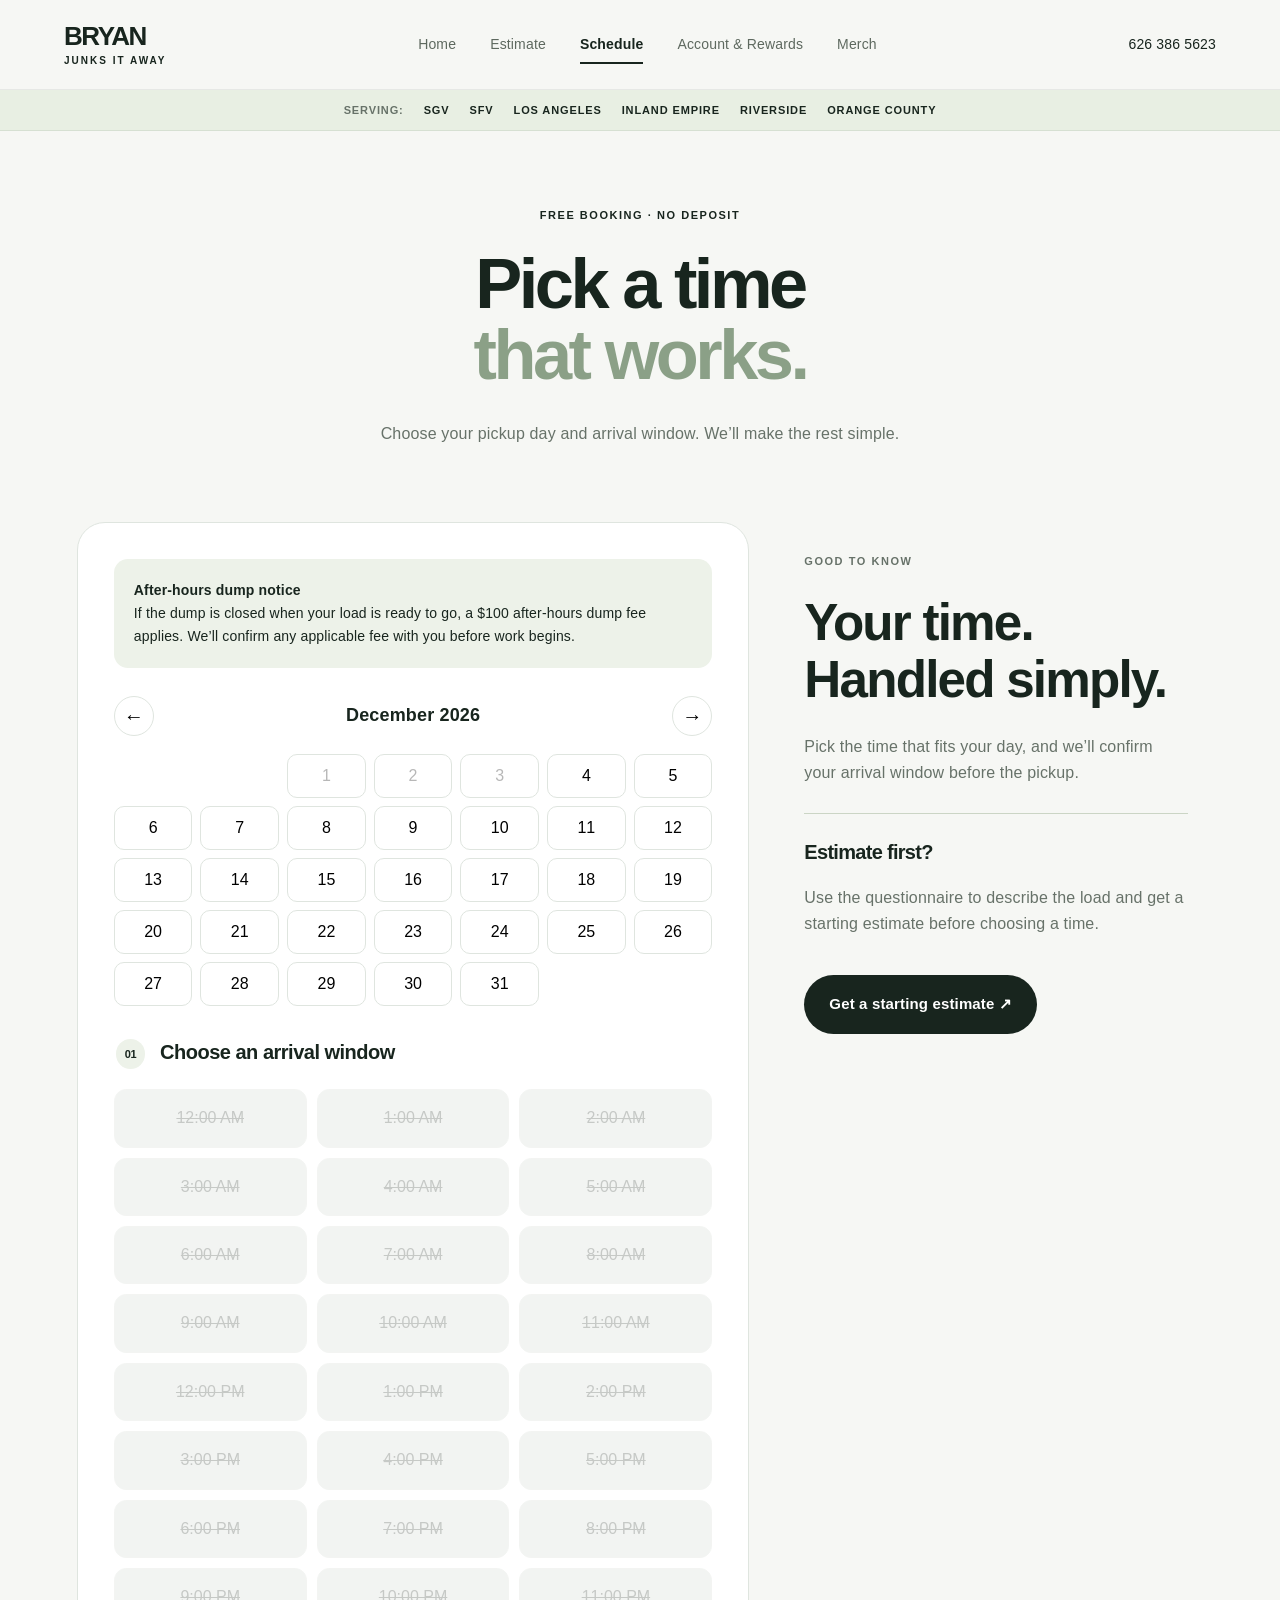
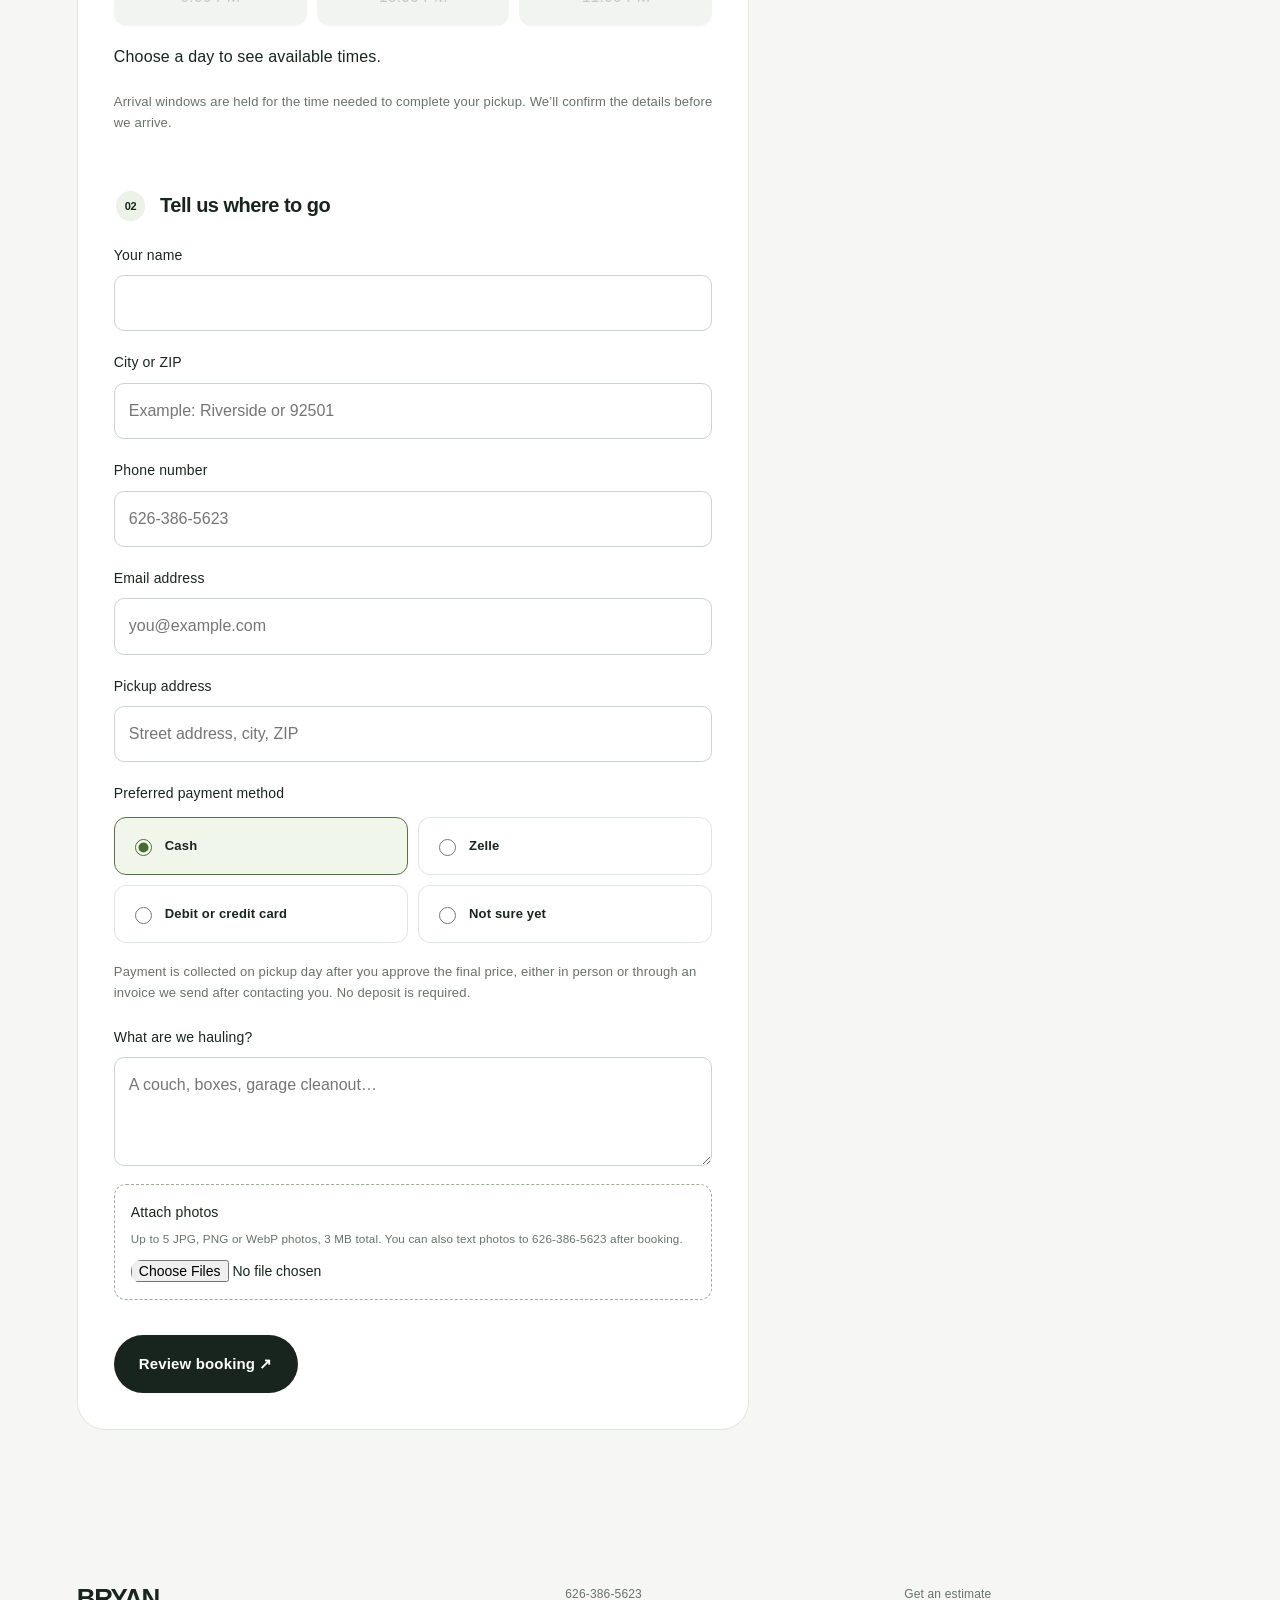
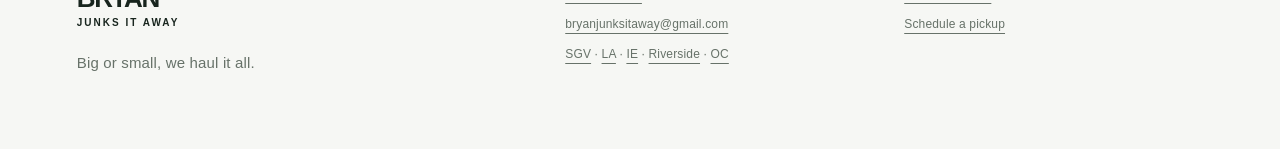
<file: schedule.html>
<!doctype html><html lang="en"><head><meta charset="utf-8"><meta name="viewport" content="width=device-width,initial-scale=1"><title>Choose a pickup time | Bryan Junks It Away</title><link rel="stylesheet" href="styles.css"><script src="script.js" defer></script></head><body><header><a class="wordmark" href="index.html">BRYAN<span>JUNKS IT AWAY</span></a><nav><a href="index.html">Home</a><a href="calculator.html">Estimate</a><a href="schedule.html" aria-current="page">Schedule</a><a href="account.html">Account &amp; Rewards</a><a href="merch.html">Merch</a></nav><a class="header-phone" href="tel:+16263865623">626 386 5623</a></header><div class="top-areas" aria-label="Service areas"><span>Serving:</span><a href="san-gabriel-valley.html">SGV</a><a href="san-fernando-valley.html">SFV</a><a href="los-angeles.html">Los Angeles</a><a href="inland-empire.html">Inland Empire</a><a href="riverside.html">Riverside</a><a href="orange-county.html">Orange County</a></div><main id="main"><section class="page-intro"><p class="eyebrow">FREE BOOKING · NO DEPOSIT</p><h1>Pick a time<br><em>that works.</em></h1><p>Choose your pickup day and arrival window. We’ll make the rest simple.</p></section><section class="tool-layout section"><form id="booking" class="panel"><div class="notice"><strong>After-hours dump notice</strong><p>If the dump is closed when your load is ready to go, a $100 after-hours dump fee applies. We’ll confirm any applicable fee with you before work begins.</p></div><div class="calendar-head"><button type="button" class="calendar-arrow" data-calendar-prev aria-label="Previous month">←</button><strong id="calendar-month">September 2026</strong><button type="button" class="calendar-arrow" data-calendar-next aria-label="Next month">→</button></div><div class="calendar-grid" id="calendar-days" aria-label="Choose a pickup day"></div><fieldset><legend><span>01</span> Choose an arrival window</legend><div class="time-grid" id="time-slots"><button type="button" data-hour="0">12:00 AM</button><button type="button" data-hour="1">1:00 AM</button><button type="button" data-hour="2">2:00 AM</button><button type="button" data-hour="3">3:00 AM</button><button type="button" data-hour="4">4:00 AM</button><button type="button" data-hour="5">5:00 AM</button><button type="button" data-hour="6">6:00 AM</button><button type="button" data-hour="7">7:00 AM</button><button type="button" data-hour="8">8:00 AM</button><button type="button" data-hour="9">9:00 AM</button><button type="button" data-hour="10">10:00 AM</button><button type="button" data-hour="11">11:00 AM</button><button type="button" data-hour="12">12:00 PM</button><button type="button" data-hour="13">1:00 PM</button><button type="button" data-hour="14">2:00 PM</button><button type="button" data-hour="15">3:00 PM</button><button type="button" data-hour="16">4:00 PM</button><button type="button" data-hour="17">5:00 PM</button><button type="button" data-hour="18">6:00 PM</button><button type="button" data-hour="19">7:00 PM</button><button type="button" data-hour="20">8:00 PM</button><button type="button" data-hour="21">9:00 PM</button><button type="button" data-hour="22">10:00 PM</button><button type="button" data-hour="23">11:00 PM</button></div><p class="hint">Arrival windows are held for the time needed to complete your pickup. We’ll confirm the details before we arrive.</p></fieldset><fieldset><legend><span>02</span> Tell us where to go</legend><label for="booking-name">Your name</label><input id="booking-name" name="name" required><label for="booking-city">City or ZIP</label><input id="booking-city" name="city" required placeholder="Example: Riverside or 92501"><label for="booking-phone">Phone number</label><input id="booking-phone" name="phone" type="tel" required placeholder="626-386-5623"><label for="booking-email">Email address</label><input id="booking-email" name="email" type="email" required placeholder="you@example.com"><label for="booking-address">Pickup address</label><input id="booking-address" name="address" required placeholder="Street address, city, ZIP"><label for="booking-payment">Preferred payment method</label><div class="payment-choices" role="radiogroup" aria-label="Preferred payment method"><label class="choice"><input type="radio" name="payment" value="Cash" checked><span>Cash</span></label><label class="choice"><input type="radio" name="payment" value="Zelle"><span>Zelle</span></label><label class="choice"><input type="radio" name="payment" value="Debit or credit card"><span>Debit or credit card</span></label><label class="choice"><input type="radio" name="payment" value="Not sure yet"><span>Not sure yet</span></label></div><p class="hint">Payment is collected on pickup day after you approve the final price, either in person or through an invoice we send after contacting you. No deposit is required.</p><label for="booking-items">What are we hauling?</label><textarea id="booking-items" name="items" rows="3" required placeholder="A couch, boxes, garage cleanout…"></textarea><label class="upload"><span>Attach photos</span><small>Up to 5 JPG, PNG or WebP photos, 3 MB total. You can also text photos to 626-386-5623 after booking.</small><input type="file" name="photos" accept="image/jpeg,image/png,image/webp" multiple></label></fieldset><button class="button" type="submit">Review booking ↗</button><section id="booking-result" class="booking-result" hidden><h2>Review your booking</h2><div id="booking-details"></div><p><strong>No payment is taken.</strong> We’ll confirm the final price with you in person or contact you and send an invoice for your approval before work begins.</p><button id="confirm-booking" class="button" type="button">Confirm details ↗</button><button id="edit-booking" class="reset" type="button">Edit details</button></section></form><aside class="schedule-note"><p class="eyebrow">GOOD TO KNOW</p><h2>Your time.<br>Handled simply.</h2><p>Pick the time that fits your day, and we’ll confirm your arrival window before the pickup.</p><div class="rule"></div><h3>Estimate first?</h3><p>Use the questionnaire to describe the load and get a starting estimate before choosing a time.</p><a class="button" href="calculator.html">Get a starting estimate ↗</a></aside></section></main><footer><div><a class="wordmark" href="index.html">BRYAN<span>JUNKS IT AWAY</span></a><p>Big or small, we haul it all.</p></div><div><a href="tel:+16263865623">626-386-5623</a><a href="mailto:bryanjunksitaway@gmail.com">bryanjunksitaway@gmail.com</a><span>Serving SGV · LA · IE · Riverside · OC.</span></div><div><a href="calculator.html">Get an estimate</a><a href="schedule.html">Schedule a pickup</a></div></footer></body></html>
</file>
<file: styles.css>
:root{--ink:#18251e;--muted:#677269;--green:#c2f19c;--line:#dfe5df;--paper:#f6f7f4}*{box-sizing:border-box}html{scroll-behavior:smooth;scroll-padding-top:100px}body{margin:0;background:var(--paper);color:var(--ink);font:16px/1.65 -apple-system,BlinkMacSystemFont,"Segoe UI",sans-serif}a{color:inherit;text-underline-offset:5px}button,input,select,textarea{font:inherit}button,a,input,select,textarea{outline-offset:5px}*:focus-visible{outline:3px solid #4a891f}img{display:block;width:100%}header{height:90px;padding:0 5%;display:flex;align-items:center;justify-content:space-between;gap:25px;background:#f6f7f4ee;backdrop-filter:blur(18px);position:sticky;top:0;z-index:10;border-bottom:1px solid #18251e12}.wordmark{text-decoration:none;font-weight:900;letter-spacing:-1px;font-size:26px;line-height:1}.wordmark span{display:block;font-size:10px;letter-spacing:2px;margin-top:7px}nav{display:flex;gap:34px}nav a{text-decoration:none;font-size:14px;color:#5e695f;position:relative;padding:10px 0}nav a[aria-current]{color:var(--ink);font-weight:700}nav a[aria-current]:after{content:"";position:absolute;bottom:2px;left:0;width:100%;height:2px;background:var(--ink)}.header-phone{font-size:14px;text-decoration:none}.hero{background:#101b16;color:white;min-height:710px;display:grid;grid-template-columns:1fr 1.1fr;align-items:center;padding:70px 6%;gap:30px;overflow:hidden}.eyebrow{font-size:11px;font-weight:700;letter-spacing:2.3px;margin-bottom:24px}.hero .eyebrow{color:#b8c9b9}h1,h2,h3,p{margin-top:0}h1{font-size:clamp(54px,6.8vw,100px);line-height:1.01;letter-spacing:-5px;font-weight:650;margin-bottom:30px}h1 em{font-style:normal;color:#8ba087}.hero h1 em{color:var(--green)}h2{font-size:clamp(34px,4vw,56px);line-height:1.12;letter-spacing:-2.2px;font-weight:600;margin-bottom:25px}h3{font-size:25px;line-height:1.25;letter-spacing:-.6px;font-weight:600}p{margin-bottom:20px}.intro{font-size:24px;letter-spacing:-.5px}.muted{color:#bac4bb;max-width:420px}.button{display:inline-flex;align-items:center;justify-content:center;gap:35px;padding:17px 25px;border:0;border-radius:100px;background:var(--ink);color:white;text-decoration:none;font-size:15px;font-weight:600;cursor:pointer;min-height:54px;transition:transform .2s,background .2s}.button:hover{transform:translateY(-2px);background:#304734}.hero .button,.closing .button{background:var(--green);color:#18251e}.fine{font-size:12px;margin:18px 0;color:var(--muted)}.hero .fine{color:#b5c3b6}.hero-art{position:relative}.hero-art img{height:auto;filter:drop-shadow(0 20px 30px #0005)}.art-caption{display:flex;justify-content:space-between;margin:28px 15px 0;border-top:1px solid #ffffff26;padding-top:20px;font-size:9px;letter-spacing:1.5px;color:#a8b9aa}.promise{display:flex;justify-content:space-around;padding:28px 5%;border-bottom:1px solid var(--line);font-size:13px;letter-spacing:.3px}.section{padding:100px 6%}.section-heading{max-width:900px;margin-bottom:48px}.service-grid{display:grid;grid-template-columns:repeat(3,1fr);gap:24px}.service-grid article{padding:38px;background:white;border-radius:26px;min-height:325px}.index{font-size:10px;letter-spacing:1.5px;color:var(--muted);display:block;margin-bottom:35px}.service-grid p{color:var(--muted);font-size:15px}.service-grid a{font-size:13px}.feature{padding:85px 6%;background:#e6ecdf;display:grid;grid-template-columns:1.1fr 1fr;gap:10%}.feature p{max-width:550px;color:#4b5b4e}.text-link{font-weight:600}.process article{display:flex;gap:30px;padding:24px 0;border-bottom:1px solid #bdcaba}.process article>span{font-size:12px;padding-top:5px;color:#546a50}.process h3{margin-bottom:10px}.process p{margin-bottom:0}.gallery{display:grid;grid-template-columns:repeat(3,1fr);gap:24px}.gallery figure{margin:0}.gallery img{height:390px;object-fit:cover;border-radius:20px}.gallery figcaption{font-size:13px;margin-top:15px;color:var(--muted)}.more-photos{margin-top:25px}.more-photos summary{cursor:pointer;margin-bottom:25px;font-size:14px}.local{display:grid;grid-template-columns:1fr 1fr;gap:12%;padding-top:25px}.local p{color:var(--muted);max-width:530px}.area{border-top:1px solid var(--line);padding-top:35px}.area>p:first-child{font-size:11px;letter-spacing:2px}.area h3{font-size:36px}.closing{text-align:center;background:#101b16;color:white;padding:90px 20px}.closing h2{font-size:clamp(36px,5vw,64px)}footer{display:grid;grid-template-columns:1.5fr 1fr 1fr;gap:40px;padding:55px 6%}footer p,footer a:not(.wordmark),footer span:not(.wordmark span){font-size:12px;color:var(--muted)}footer>div{display:flex;flex-direction:column;align-items:flex-start;gap:10px}footer a{overflow-wrap:anywhere}footer .wordmark{margin-bottom:14px}.page-intro{padding:75px 6% 10px;text-align:center}.page-intro h1{font-size:clamp(45px,5.5vw,76px);letter-spacing:-3.5px}.page-intro>p:last-child{color:var(--muted)}.tool-layout{display:grid;grid-template-columns:minmax(0,1.3fr) minmax(0,.8fr);gap:40px;align-items:start;padding-top:45px;max-width:1400px;margin:auto}.panel{background:white;border:1px solid var(--line);border-radius:28px;padding:36px;min-width:0}.estimate{position:sticky;top:120px;background:#e7eddf}.estimate output,#tire-total{font-size:64px;font-weight:600;line-height:1.2;letter-spacing:-3px;display:block;margin-bottom:18px}.estimate .button{width:100%}.estimate> a:last-child{font-size:13px}.estimate-disclaimer{font-size:14px}.estimate-disclaimer strong{display:block}.rule{height:1px;background:#cbd5c5;margin:26px 0}fieldset{border:0;padding:0;margin:0 0 35px;min-width:0}legend{font-size:20px;font-weight:600;letter-spacing:-.5px;margin-bottom:20px}legend>span{font-size:11px;vertical-align:middle;background:#edf2e9;border-radius:50%;padding:9px;margin-right:10px}.choice-grid{display:grid;grid-template-columns:1fr 1fr;gap:10px}.choice{display:flex;align-items:center;gap:10px;padding:15px;border:1px solid var(--line);border-radius:12px;font-size:13px;cursor:pointer}.choice:has(input:checked),.load:has(input:checked){border-color:#537344;background:#f0f6e9}.load-options{display:grid;gap:10px}.load{display:flex;align-items:center;gap:13px;border:1px solid var(--line);border-radius:12px;padding:15px;cursor:pointer}.load>span{flex:1}.load strong{font-size:15px}.load small{display:block;font-size:12px;color:var(--muted)}input[type=radio],input[type=checkbox]{accent-color:#456d2c;width:17px;height:17px;flex-shrink:0}.hint{font-size:13px;color:var(--muted)}label:not(.choice,.load){font-size:14px}select,input:not([type=radio],[type=checkbox]),textarea{display:block;width:100%;padding:14px;margin:7px 0 18px;border:1px solid #cbd4cc;border-radius:10px;background:#fff;color:var(--ink);min-height:50px}textarea{resize:vertical}.check-grid{display:flex;flex-wrap:wrap;gap:10px 20px}.check-grid label{display:flex;align-items:center;gap:8px}.reset{border:0;background:none;color:var(--ink);text-decoration:underline;text-underline-offset:4px;cursor:pointer;padding:12px 0;font-size:14px}.compact{max-width:1000px;padding-top:0}.compact h2{font-size:32px}.compact p{color:var(--muted)}.schedule-note{padding:30px 15px}.schedule-note p{color:var(--muted)}.schedule-note h3{font-size:20px}.notice{background:#edf2e9;padding:20px;border-radius:14px;margin-bottom:28px;font-size:14px}.notice p{margin-bottom:0}.carried{font-size:14px;border-bottom:1px solid var(--line);padding-bottom:20px;margin-bottom:25px}.send-actions{display:flex;flex-wrap:wrap;gap:18px;align-items:center}.secondary{font-size:14px}#request-result{border-top:1px solid var(--line);margin-top:30px;padding-top:30px}.skip{position:absolute;top:-100px;z-index:20;background:white;padding:12px}.skip:focus{top:0}[hidden]{display:none!important}@media(max-width:800px){header{height:auto;min-height:90px;flex-wrap:wrap;justify-content:center;padding:16px 20px;gap:13px}.wordmark{font-size:22px}header .wordmark{margin-right:auto}.header-phone{display:none}nav{gap:20px}nav a{font-size:12px}.hero{grid-template-columns:1fr;padding:50px 7%;gap:38px}.hero h1{font-size:76px;letter-spacing:-4px}.hero-art{max-width:530px;margin:auto}.art-caption{font-size:8px}.promise{gap:15px;text-align:center;font-size:11px;padding:22px 5%}.section{padding:60px 6%}.service-grid{grid-template-columns:1fr;gap:15px}.service-grid article{min-height:0;padding:28px}.index{margin-bottom:20px}.feature{grid-template-columns:1fr;gap:25px;padding:60px 6%}.gallery{grid-template-columns:1fr 1fr;gap:16px}.gallery img{height:260px}.gallery figure:first-child{grid-column:1/-1}.gallery figure:first-child img{height:380px}.local{grid-template-columns:1fr;gap:20px;padding-top:0}.closing{padding:65px 6%}footer{grid-template-columns:1fr;gap:25px}.page-intro{padding:50px 6% 0}.page-intro h1{letter-spacing:-2px}.tool-layout{grid-template-columns:1fr;padding-top:28px;gap:20px}.panel{padding:24px;border-radius:22px}.estimate{position:static}.estimate output,#tire-total{font-size:56px}.choice-grid{grid-template-columns:1fr}.compact{padding-top:0}.schedule-note{padding:10px}.button{gap:18px}.estimate{grid-row:2}}@media(max-width:380px){nav{width:100%;justify-content:space-between}header .wordmark{margin:0}.hero h1{font-size:64px}.gallery{grid-template-columns:1fr}.gallery figure:first-child{grid-column:auto}}@media(prefers-reduced-motion:reduce){html{scroll-behavior:auto}.button{transition:none}}
 .region-grid{display:grid;grid-template-columns:repeat(4,1fr);gap:18px}.region-card{display:block;background:#fff;border:1px solid var(--line);border-radius:22px;overflow:hidden;color:var(--ink);text-decoration:none;transition:transform .2s,box-shadow .2s}.region-card:hover{transform:translateY(-4px);box-shadow:0 12px 30px #101b1618}.region-card img{width:100%;height:190px;object-fit:cover}.region-card span,.region-card small{display:block;padding:0 18px}.region-card span{font-size:19px;font-weight:600;margin-top:18px}.region-card small{font-size:12px;color:var(--muted);padding-top:8px;padding-bottom:20px}@media(max-width:900px){.region-grid{grid-template-columns:1fr 1fr}}@media(max-width:500px){.region-grid{grid-template-columns:1fr}.region-card img{height:220px}}
.questionnaire .choice span{display:flex;flex-direction:column;gap:4px}.questionnaire .choice small{font-size:12px;color:var(--muted)}.upload{display:flex;flex-direction:column;gap:5px;padding:16px;border:1px dashed #9aae9a;border-radius:12px;cursor:pointer;margin-top:10px}.upload small{color:var(--muted)}.upload input{margin:6px 0 0;padding:0;border:0;min-height:auto}.calendar-head{display:flex;align-items:center;justify-content:space-between;font-size:18px;margin:0 0 18px}.calendar-arrow{border:1px solid var(--line);background:white;border-radius:50%;width:40px;height:40px;font-size:20px;cursor:pointer}.calendar-grid{display:grid;grid-template-columns:repeat(7,1fr);gap:8px;margin-bottom:30px}.calendar-grid button{border:1px solid var(--line);background:white;border-radius:10px;min-height:44px;cursor:pointer}.calendar-grid button:hover,.calendar-grid button.selected,.time-grid button.selected{background:#dff4ce;border-color:#56804c}.time-grid{display:grid;grid-template-columns:repeat(3,1fr);gap:10px}.time-grid button{padding:15px 8px;border:1px solid var(--line);background:white;border-radius:12px;cursor:pointer}.booking-result{border-top:1px solid var(--line);margin-top:28px;padding-top:28px}.booking-result .button{margin-top:10px}@media(max-width:600px){.time-grid{grid-template-columns:repeat(2,1fr)}}
body{font-family:Inter,ui-sans-serif,-apple-system,BlinkMacSystemFont,"Segoe UI",sans-serif}
.pricing-guide{padding-top:20px}.pricing-table{background:white;border:1px solid var(--line);border-radius:22px;overflow:hidden}.pricing-row{display:grid;grid-template-columns:1.6fr 1fr .8fr;gap:20px;padding:18px 22px;border-bottom:1px solid var(--line);align-items:center}.pricing-row:last-child{border-bottom:0}.pricing-head{background:#3f603f;color:#fff;text-transform:uppercase;font-size:12px;letter-spacing:1px}.pricing-row strong{color:#3f603f;font-size:18px}.pricing-factors{max-width:1200px}.survey-nav{display:flex;justify-content:space-between;gap:14px;margin-top:10px}.survey-nav .button{margin-left:auto}.questionnaire fieldset[hidden]{display:none}.pricing-factors>.button{margin-top:12px}@media(max-width:700px){.pricing-row{grid-template-columns:1fr;gap:5px}.pricing-head{display:none}.pricing-row strong{font-size:17px}.pricing-row span:nth-child(2){font-size:13px;color:var(--muted)}}
.regions .section-heading{text-align:center;max-width:760px;margin:0 auto 35px}.region-grid{justify-content:center}.confirmation{max-width:820px;margin:auto;padding:90px 6%;text-align:center}.truck-animation{font-size:70px;letter-spacing:8px;animation:drive 2.4s ease-in-out infinite alternate;margin-bottom:25px}.truck-animation span{font-size:24px;letter-spacing:3px;color:#547449}.confirmation h1{font-size:clamp(48px,7vw,84px);letter-spacing:-4px;line-height:.98;margin:15px 0}.confirmation-lede{max-width:620px;margin:0 auto 35px;color:var(--muted);font-size:18px}.confirmation-card{text-align:left;background:white;border:1px solid var(--line);border-radius:24px;padding:32px;box-shadow:0 18px 55px #18251e0d}.confirmation-card>strong{font-size:26px;letter-spacing:2px;color:#3f603f}.confirmation-card li{margin:12px 0}.confirmation-contact{display:flex;justify-content:center;align-items:center;gap:20px;flex-wrap:wrap;margin-top:28px}.confirmation-contact p{width:100%;margin:0;color:var(--muted)}@keyframes drive{from{transform:translateX(-10px)}to{transform:translateX(10px)}}
body:has(.regions) main{display:flex;flex-direction:column}body:has(.regions) main>.hero{order:0}body:has(.regions) main>.promise{order:1}body:has(.regions) main>.regions{order:2}body:has(.regions) main>section:not(.hero):not(.promise):not(.regions):not(.closing){order:3}body:has(.regions) main>.closing{order:4}
.menu-toggle{display:none;background:none;border:0;padding:8px;cursor:pointer}.menu-toggle span{display:block;width:23px;height:2px;background:var(--ink);margin:5px 0;border-radius:2px}@media(max-width:800px){.menu-toggle{display:block;order:3}header nav{display:none;position:absolute;top:78px;left:20px;right:20px;background:#f6f7f4f7;border:1px solid var(--line);border-radius:16px;padding:10px;box-shadow:0 15px 35px #18251e18;flex-direction:column;gap:0}header nav.open{display:flex}header nav a{padding:12px 14px;font-size:14px}header nav a[aria-current]:after{display:none}}
.footer-areas{display:flex;flex-direction:column;align-items:flex-start;gap:8px;margin-top:8px}
.footer-areas a{font-size:12px;color:var(--muted)}
footer strong{font-size:12px;letter-spacing:.08em;text-transform:uppercase}
.regions .section-heading h2{margin-bottom:12px}.regions .section-heading:after{content:'LOS ANGELES  ·  RIVERSIDE  ·  ORANGE COUNTY  ·  INLAND EMPIRE  ·  SAN GABRIEL VALLEY';display:block;margin-top:18px;font-size:11px;letter-spacing:1.5px;color:var(--muted)}
/* Bryan brand typography: warm, confident, and easy to read */
:root{--brand-font:"Avenir Next","Trebuchet MS",Arial,sans-serif;--display-font:"Arial Rounded MT Bold","Avenir Next","Trebuchet MS",Arial,sans-serif}
body{font-family:var(--brand-font);letter-spacing:.01em}
h1,h2,h3,.wordmark,.button,.eyebrow,.index,legend,.pricing-row,.region-card span,.process h3{font-family:var(--display-font)}
h1,h2,h3{font-weight:800;letter-spacing:-.035em}
.wordmark{font-weight:900;letter-spacing:-.055em}
.button{letter-spacing:.01em;font-weight:800}
.eyebrow,.index{font-weight:700;letter-spacing:.14em}
.top-areas{display:flex;align-items:center;justify-content:center;gap:20px;padding:11px 5%;background:#e8efe3;border-bottom:1px solid #d6e0d2;font-size:11px;letter-spacing:.08em;text-transform:uppercase;position:relative;z-index:5}.top-areas span{color:var(--muted);font-weight:700}.top-areas a{color:var(--ink);text-decoration:none;font-weight:700}.top-areas a:hover{text-decoration:underline;text-underline-offset:4px}@media(max-width:800px){.top-areas{justify-content:flex-start;gap:13px;overflow-x:auto;white-space:nowrap;padding:10px 20px;font-size:10px}.top-areas::-webkit-scrollbar{display:none}}
/* Refined questionnaire controls */
.questionnaire label:not(.choice,.load,.upload){display:block;margin-top:18px;color:#435248;font-size:12px;font-weight:800;letter-spacing:.1em;text-transform:uppercase}
.questionnaire input:not([type=radio],[type=checkbox]),.questionnaire textarea,.questionnaire select{border:1px solid #d3ddd2;border-radius:16px;background:#fbfcfa;box-shadow:0 5px 18px #18251e08;padding:16px 18px;transition:border-color .2s,box-shadow .2s,background .2s}
.questionnaire select{appearance:none;background-color:#fbfcfa;background-image:linear-gradient(45deg,transparent 50%,#536b53 50%),linear-gradient(135deg,#536b53 50%,transparent 50%);background-position:calc(100% - 22px) 22px,calc(100% - 16px) 22px;background-size:6px 6px,6px 6px;background-repeat:no-repeat;padding-right:48px}
.questionnaire input:focus,.questionnaire textarea:focus,.questionnaire select:focus{border-color:#6e9360;background:#fff;box-shadow:0 0 0 4px #c2f19c66,0 9px 24px #18251e10;outline:0}
.questionnaire .choice{border-radius:16px;background:#fbfcfa;box-shadow:0 4px 14px #18251e06;transition:transform .2s,border-color .2s,background .2s}
.questionnaire .choice:hover{transform:translateY(-2px);border-color:#9db496}
.questionnaire .choice:has(input:checked){box-shadow:0 8px 22px #456d2c18}
.calendar-grid button.past,.time-grid button:disabled{color:#aeb7ae;background:#f0f2ef;border-color:#e2e6e1;text-decoration:line-through;cursor:not-allowed;opacity:.65}.calendar-grid button.past:hover,.time-grid button:disabled:hover{transform:none;box-shadow:none}
.estimate-disclaimer + .button,.pricing-factors .estimate-disclaimer + .button{margin-top:28px}
/* Premium promise strip */
.promise{background:#fff;padding:34px 6%;gap:0;align-items:stretch}
.promise span{flex:1;padding:8px 34px;position:relative;font-family:var(--display-font);font-size:15px;font-weight:700;letter-spacing:-.02em;text-align:center}
.promise span+span{border-left:1px solid #d8e1d6}
.promise span:before{content:'✦';display:block;color:#6a9658;font-size:14px;margin-bottom:6px}
@media(max-width:800px){.promise{padding:24px 16px;display:grid;grid-template-columns:1fr 1fr;gap:0}.promise span{padding:10px 12px;font-size:13px}.promise span:last-child{grid-column:1/-1;border-left:0;border-top:1px solid #d8e1d6;margin-top:8px;padding-top:18px}}
.feature .button,.schedule-note .button{display:inline-flex;margin-top:18px;min-width:230px;justify-content:center}
.payment-choices{display:grid;grid-template-columns:1fr 1fr;gap:10px;margin:10px 0 18px}.payment-choices .choice{margin:0;min-height:58px}.payment-choices .choice span{font-weight:700}@media(max-width:500px){.payment-choices{grid-template-columns:1fr}}
.pricing-factors>.estimate-disclaimer{margin-top:58px}
@media(max-width:800px){.pricing-factors>.estimate-disclaimer{margin-top:42px}}
.city-popover{margin-top:22px;max-width:620px}.city-popover summary{display:inline-flex;align-items:center;justify-content:center;min-height:54px;padding:0 24px;border-radius:999px;background:#18251e;color:#fff;font-family:var(--display-font);font-weight:800;cursor:pointer;list-style:none}.city-popover summary::-webkit-details-marker{display:none}.city-list{margin-top:14px;padding:24px;border:1px solid var(--line);border-radius:20px;background:#fff;box-shadow:0 15px 35px #18251e12}.city-list p{margin-top:0;font-size:13px;color:var(--muted)}.city-list ul{display:flex;flex-wrap:wrap;gap:8px 18px;margin:0;padding-left:18px}.city-list li{font-size:14px;color:var(--ink)}
/* Keep area pages visually connected beneath the photo */
.local{align-items:start;grid-template-columns:minmax(0,1.05fr) minmax(0,.95fr)}.local>div{align-self:start}.area-photo{max-height:430px;object-fit:cover;border-radius:24px;margin-bottom:28px}.local h2{margin-top:0}.local + .compact{padding-top:28px;margin-top:0}.local + .compact h2{margin-top:0}
@media(max-width:800px){.local{grid-template-columns:1fr}.area-photo{max-height:340px}.local + .compact{padding-top:8px}}
/* Area pages: photo → clear-space message → booking details */
.local{display:flex;flex-direction:column;gap:34px}.local>div{width:100%}.local>div:first-child{max-width:900px}.local>.area{max-width:900px;border-top:1px solid var(--line);padding-top:30px}.local + .compact{padding-top:12px}
.contact-hero{background:#101b16;color:#fff;padding:110px 7%;text-align:center}.contact-hero h1{font-size:clamp(54px,8vw,105px);line-height:.95;letter-spacing:-.06em;margin:20px auto 30px}.contact-hero>p:not(.eyebrow){max-width:620px;margin:0 auto;color:#c0cdc2;font-size:18px}.contact-actions{display:flex;justify-content:center;gap:14px;flex-wrap:wrap;margin-top:34px}.secondary-button{background:#fff;color:var(--ink)}.contact-grid{display:grid;grid-template-columns:repeat(3,1fr);gap:18px}.contact-card{background:#fff;border:1px solid var(--line);border-radius:24px;padding:32px;min-height:270px}.contact-card p{color:var(--muted)}.contact-card h2{margin:20px 0 12px}.contact-note{background:#e8efe3}@media(max-width:800px){.contact-hero{padding:75px 6%}.contact-grid{grid-template-columns:1fr}.contact-card{min-height:0}}
.contact-links{display:flex;gap:22px;flex-wrap:wrap}
footer p{font-size:15px!important;line-height:1.45;max-width:280px}
@media(max-width:500px){footer p{font-size:16px!important}}
/* Area hero action sits beside the local photo on larger screens */
@media(min-width:801px){.local{display:grid;grid-template-columns:minmax(0,1.05fr) minmax(0,.95fr);gap:8%;align-items:center}.local>div{width:auto}.local>.area{max-width:none;border-top:0;padding-top:0}}
.reservation-card{margin-top:28px;padding:30px;border:1px solid var(--line);border-radius:24px;background:#e8efe3}.reservation-card h3{margin-bottom:12px}.reservation-card p:not(.eyebrow){color:var(--muted)}

.questions-only{display:block;max-width:1000px;margin-inline:auto}.questions-only .questionnaire{width:100%}.questions-only .choice{border-radius:18px;padding:20px;cursor:pointer}.questions-only .choice:has(input:checked){background:#edf5e5;border-color:#527447}.questions-only .choice:focus-within{outline:2px solid #527447;outline-offset:3px}
.city-toggle{border:0;cursor:pointer}
.city-popover summary{display:none}
.member-section{max-width:1200px;margin:auto;padding-top:0}.reward-grid{display:grid;grid-template-columns:repeat(3,minmax(0,1fr));gap:20px;margin:28px 0}.member-toolbar{display:flex;justify-content:space-between;gap:16px}.reward-balance{background:#e8f1df;margin-bottom:40px}.reward-balance progress{display:block;width:100%;height:22px;accent-color:#3c6933;margin:20px 0}.member-row{padding:20px;border-bottom:1px solid var(--line);overflow-wrap:anywhere}.member-section input{width:100%;margin:12px 0 20px}.member-section button:disabled{opacity:.55;cursor:default}.reward-grid h3{font-size:32px}.member-section [hidden]{display:none!important}@media(max-width:850px){.reward-grid{grid-template-columns:1fr}nav{gap:14px}}
.hero-booking-actions{display:flex;flex-wrap:wrap;gap:14px;align-items:center}.hero .hero-booking-actions .button:not(.top-booking){background:transparent;color:white;box-shadow:inset 0 0 0 1px #ffffff80}.page-intro .top-booking{margin-top:8px}@media(max-width:500px){.hero-booking-actions .button{width:100%}}
#booking-details dl{display:grid;grid-template-columns:minmax(110px,.5fr) minmax(0,1fr);gap:10px 20px}#booking-details dt{font-weight:700}#booking-details dd{margin:0;white-space:pre-wrap;overflow-wrap:anywhere}#booking-status{margin-top:18px}#time-slots button:disabled{opacity:.4;cursor:not-allowed;background:#e1e4e0;color:#727a73}#booking-result .reset{margin-left:18px}#booking-status+button[hidden]{display:none}@media(max-width:500px){#booking-details dl{grid-template-columns:1fr;gap:4px}#booking-details dd{margin-bottom:14px}#booking-result .reset{display:block;margin:18px 0}}
</file>
